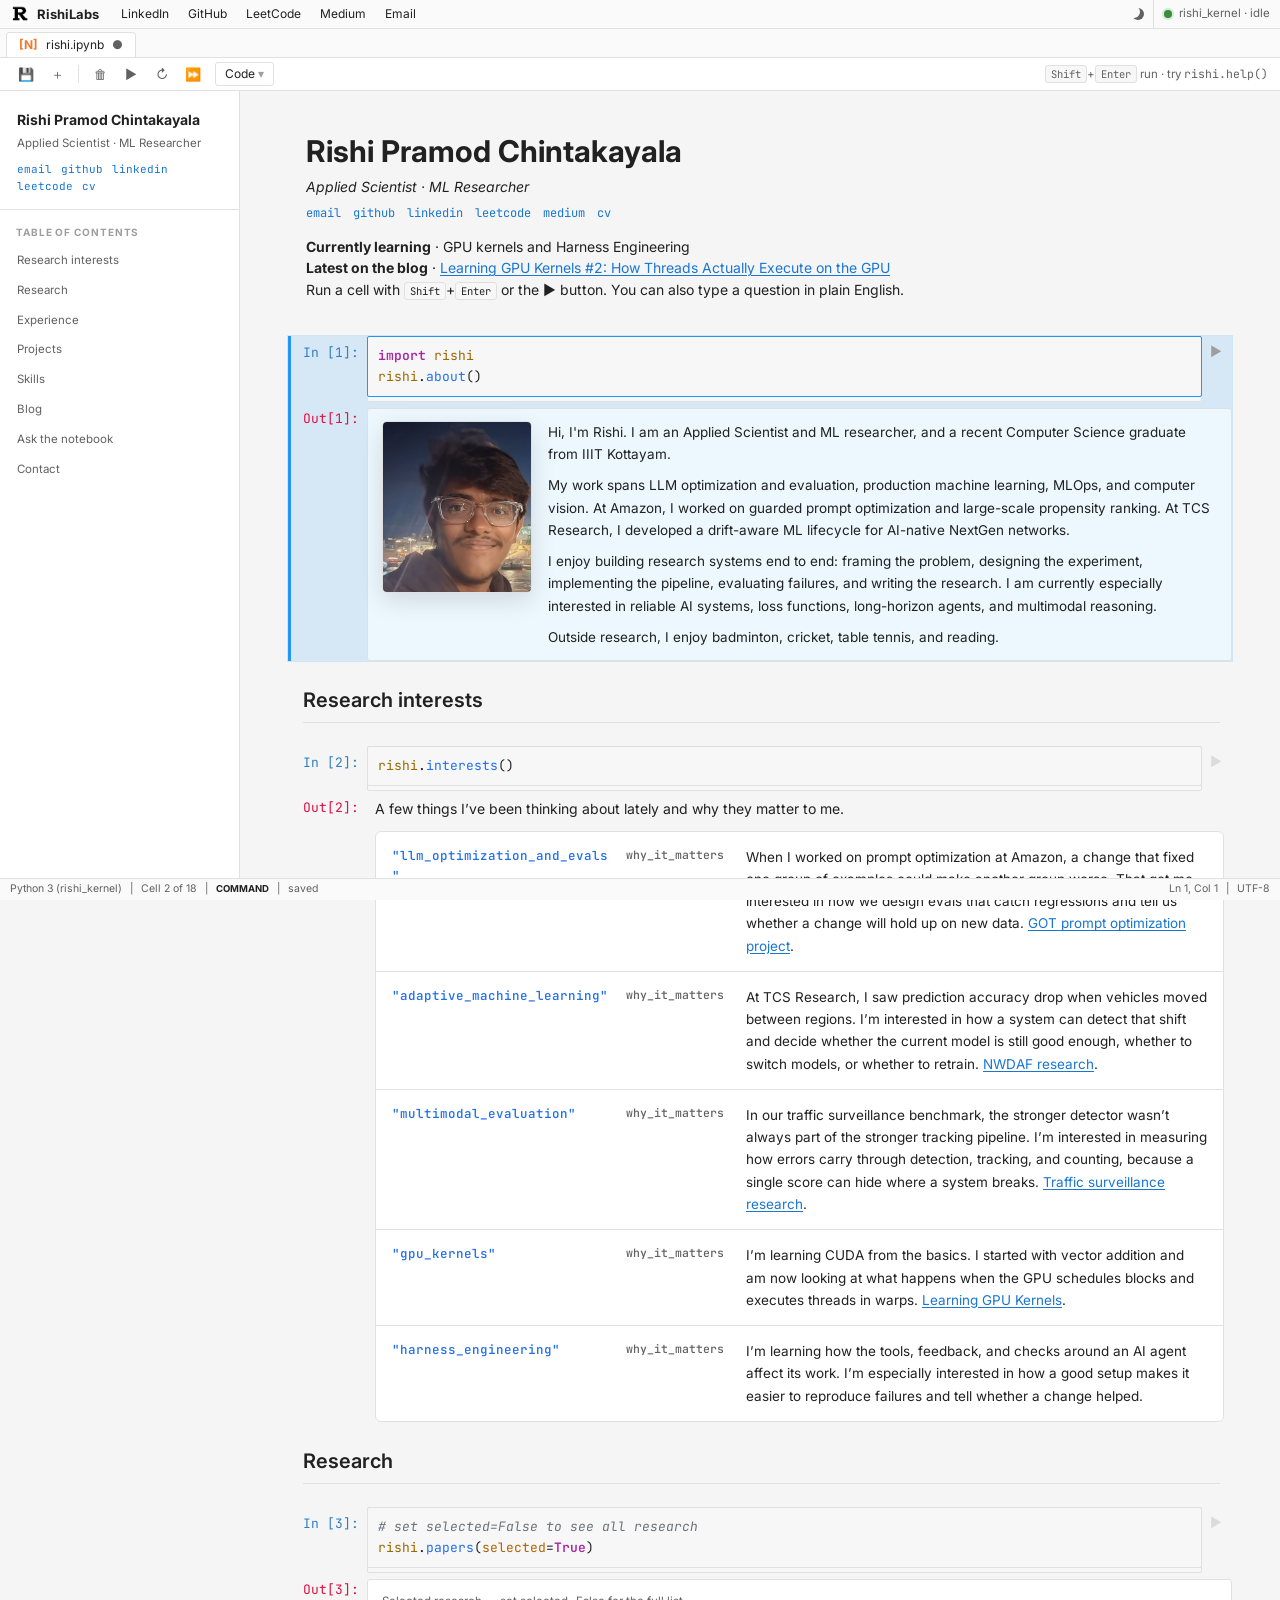
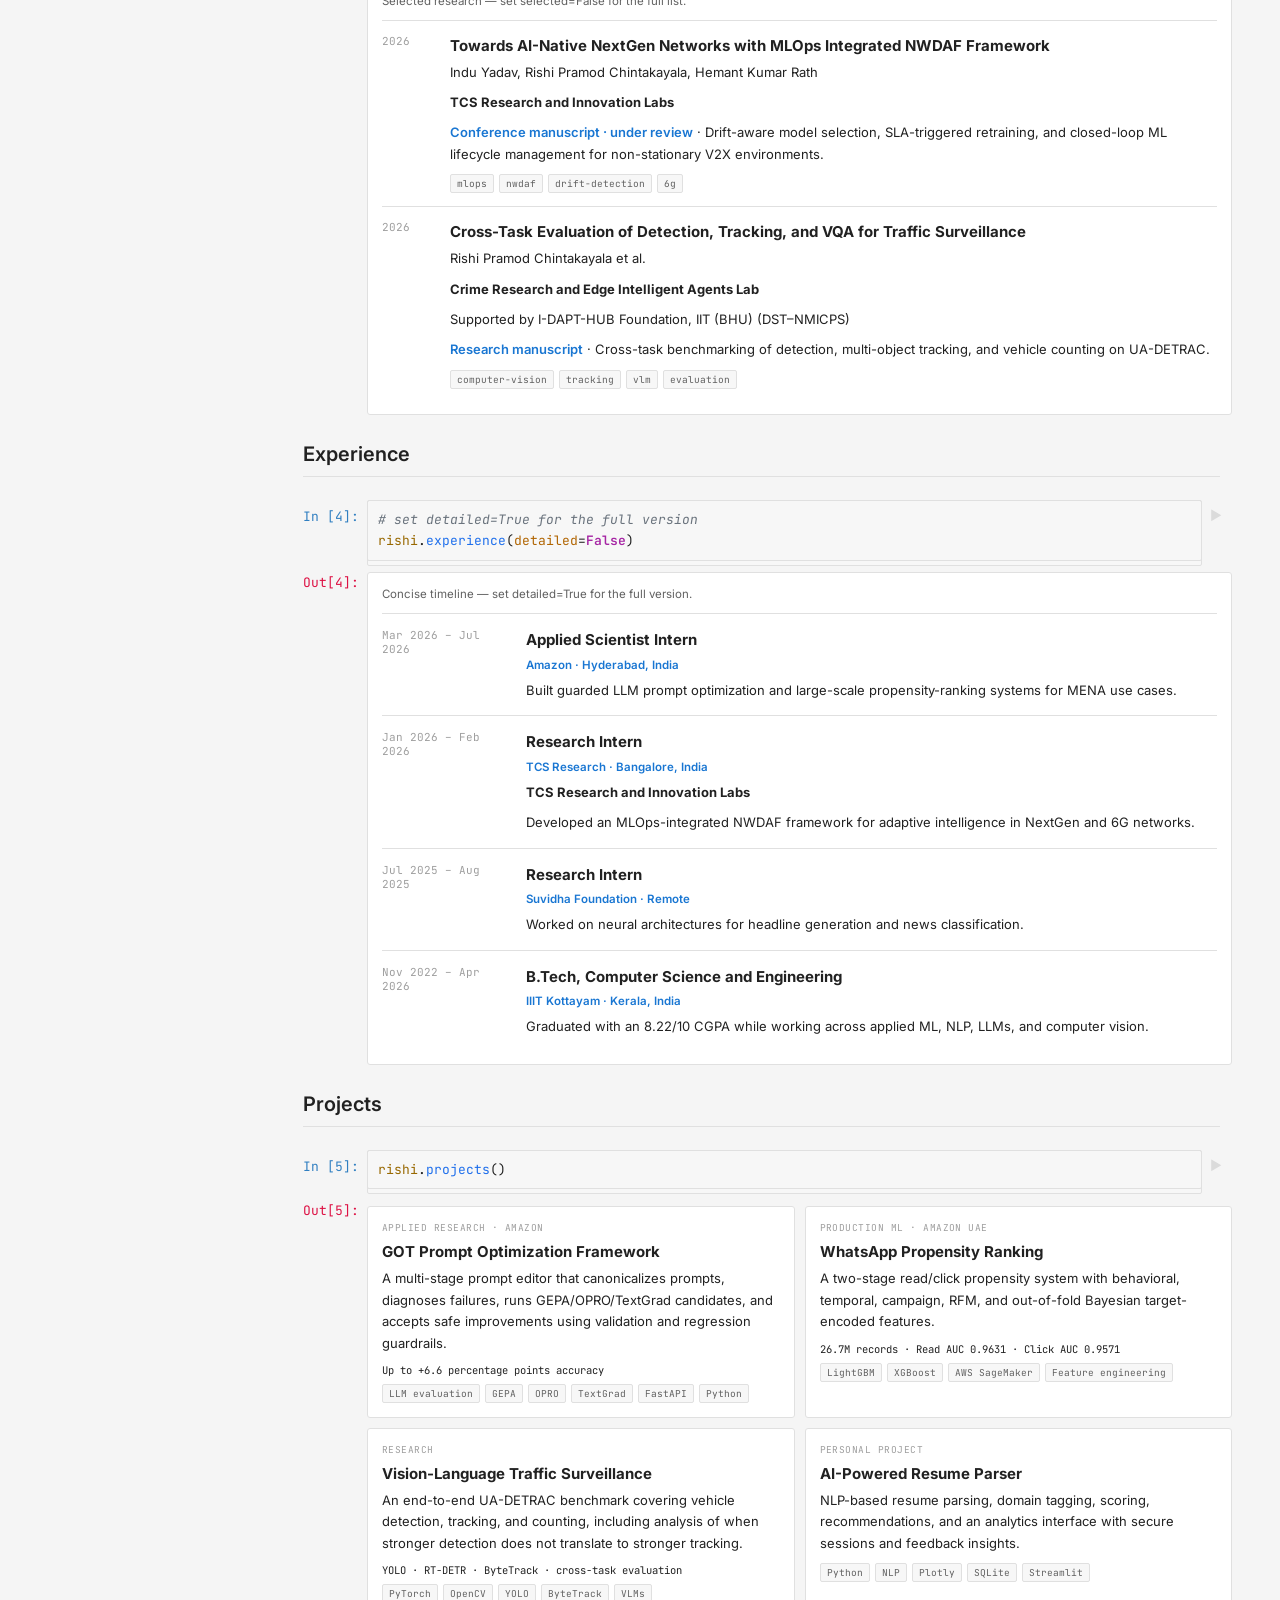
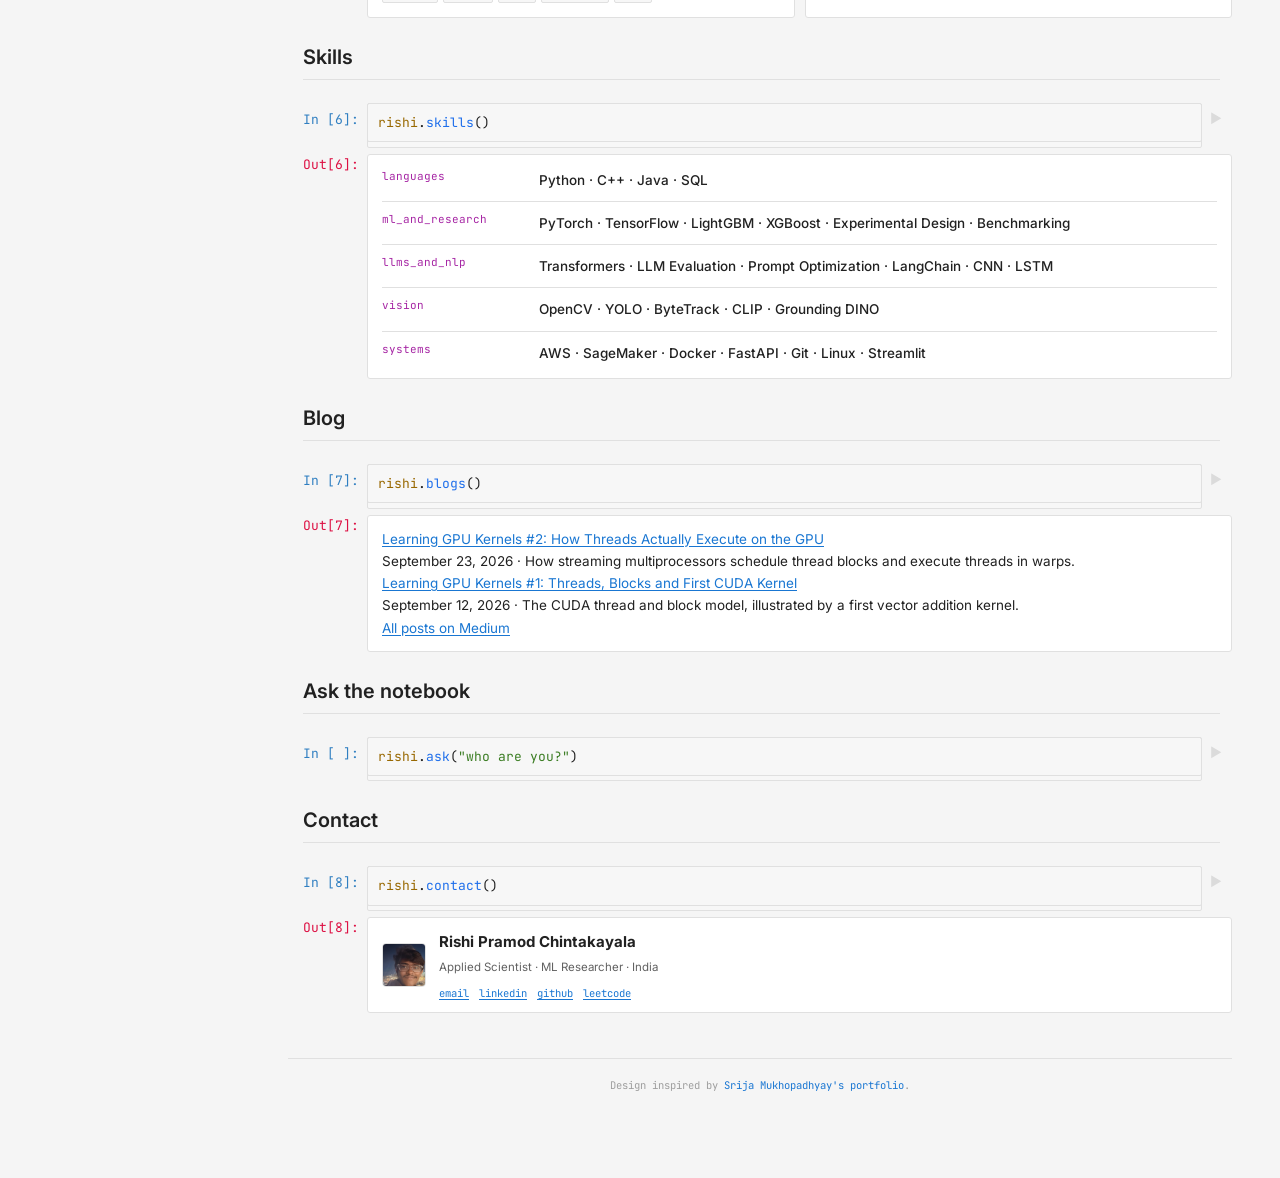
<file: index.html>
<!DOCTYPE html><html lang="en"><head><meta charSet="utf-8"/><meta name="viewport" content="width=device-width, initial-scale=1"/><link rel="preload" as="image" href="/rishi-profile.png"/><link rel="stylesheet" href="/_next/static/chunks/0tyhim5yoghin.css" data-precedence="next"/><link rel="preload" as="script" fetchPriority="low" href="/_next/static/chunks/11qk_vpw_zwkf.js"/><script src="/_next/static/chunks/0dgq26a5_oy.a.js" async=""></script><script src="/_next/static/chunks/10u3y4bw1ayzs.js" async=""></script><script src="/_next/static/chunks/06.8ksq1x9s18.js" async=""></script><script src="/_next/static/chunks/turbopack-0rl0eh4kpra5c.js" async=""></script><script src="/_next/static/chunks/01xlw8hd842-c.js" async=""></script><script src="/_next/static/chunks/0d3shmwh5_nmn.js" async=""></script><script src="/_next/static/chunks/0e0-ktiji38b_.js" async=""></script><script src="/_next/static/chunks/0elhxa33ycs18.js" async=""></script><title>Rishi Pramod — Research Portfolio</title><meta name="description" content="Applied Scientist and ML researcher working on LLM optimization, reliable machine learning, MLOps, and computer vision."/><meta property="og:title" content="Rishi Pramod — Research Portfolio"/><meta property="og:description" content="Applied Scientist · ML Researcher"/><meta property="og:image" content="https://rishipramod.github.io/og.png"/><meta property="og:type" content="website"/><meta name="twitter:card" content="summary_large_image"/><meta name="twitter:title" content="Rishi Pramod — Research Portfolio"/><meta name="twitter:description" content="Applied Scientist · ML Researcher"/><meta name="twitter:image" content="https://rishipramod.github.io/og.png"/><link rel="shortcut icon" href="/favicon.svg?v=r"/><link rel="icon" href="/favicon.svg?v=r"/><script src="/_next/static/chunks/03~yq9q893hmn.js" noModule=""></script></head><body><div hidden=""><!--$--><!--/$--></div><div class="portfolio" data-theme="light"><header class="menubar"><div class="app-name"><img alt="" loading="lazy" width="20" height="20" decoding="async" data-nimg="1" class="brand-logo" style="color:transparent" src="/favicon.svg?v=r"/> RishiLabs</div><a href="https://www.linkedin.com/in/rishi-pramod-a5a5a72aa" target="_blank" rel="noreferrer">LinkedIn</a><a href="https://github.com/RishiPramod" target="_blank" rel="noreferrer">GitHub</a><a href="https://leetcode.com/u/RishiPramod/" target="_blank" rel="noreferrer">LeetCode</a><a href="https://medium.com/@rishipramodc">Medium</a><a href="mailto:rishipramodc@gmail.com">Email</a><span class="menu-spacer"></span><button class="theme-toggle" aria-label="Toggle color theme"><span></span></button><div class="kernel "><i></i> rishi_kernel · <!-- -->idle</div></header><div class="tabbar"><div class="tab"><b>[N]</b> rishi.ipynb <span>●</span></div></div><div class="toolbar" aria-label="Notebook controls"><button title="Save notebook state">💾</button><button title="Add code cell">＋</button><span class="toolbar-separator"></span><button title="Delete selected cell">🗑</button><button title="Run selected cell">▶</button><button title="Restart kernel">↻</button><button title="Run all cells">⏩</button><div class="cell-type">Code <span>▾</span></div><span class="toolbar-spacer"></span><div class="shortcut-hint"><kbd>Shift</kbd>+<kbd>Enter</kbd> run · try <code>rishi.help()</code></div></div><div class="workspace"><aside class="sidebar"><div class="identity-card"><div class="identity-name">Rishi Pramod Chintakayala</div><div class="identity-role">Applied Scientist · ML Researcher</div><div class="identity-links"><a href="mailto:rishipramodc@gmail.com">email</a><a href="https://github.com/RishiPramod" target="_blank" rel="noreferrer">github</a><a href="https://www.linkedin.com/in/rishi-pramod-a5a5a72aa" target="_blank" rel="noreferrer">linkedin</a><a href="https://leetcode.com/u/RishiPramod/" target="_blank" rel="noreferrer">leetcode</a><a href="/resume/" target="_blank">cv</a></div></div><div class="sidebar-heading">Table of Contents</div><nav class="toc"><a href="#cell-3">Research interests</a><a href="#cell-5">Research</a><a href="#cell-7">Experience</a><a href="#cell-9">Projects</a><a href="#cell-11">Skills</a><a href="#cell-17">Blog</a><a href="#cell-13">Ask the notebook</a><a href="#cell-15">Contact</a></nav></aside><main class="notebook"><div class="notebook-inner"><section class="cell  markdown" id="cell-1"><div class="intro-cell"><div class="intro-copy"><h1>Rishi Pramod Chintakayala</h1><p class="intro-role"><em>Applied Scientist · ML Researcher</em></p><div class="intro-links"><a href="mailto:rishipramodc@gmail.com">email</a><a href="https://github.com/RishiPramod" target="_blank" rel="noreferrer">github</a><a href="https://www.linkedin.com/in/rishi-pramod-a5a5a72aa" target="_blank" rel="noreferrer">linkedin</a><a href="https://leetcode.com/u/RishiPramod/" target="_blank" rel="noreferrer">leetcode</a><a href="https://medium.com/@rishipramodc">medium</a><a href="/resume/" target="_blank">cv</a></div><p><strong>Currently learning</strong> · <!-- -->GPU kernels and Harness Engineering</p><p><strong>Latest on the blog</strong> · <a href="https://medium.com/@rishipramodc/learning-gpu-kernels-2-how-threads-actually-execute-on-the-gpu-055e2f4b6699">Learning GPU Kernels #2: How Threads Actually Execute on the GPU</a></p><p>Run a cell with <kbd>Shift</kbd>+<kbd>Enter</kbd> or the ▶ button. You can also type a question in plain English.</p></div></div></section><section class="cell selected code" id="cell-2"><div class="input-row"><div class="prompt">In [<!-- -->1<!-- -->]:</div><div class="code-editor"><pre class="syntax-layer" aria-hidden="true"><span class="syntax-keyword">import</span> <span class="syntax-module">rishi</span>
<span class="syntax-module">rishi</span>.<span class="syntax-function">about</span>()<!-- -->
</pre><textarea id="code-cell-2" aria-label="Code cell 2" spellCheck="false" rows="2">import rishi
rishi.about()</textarea></div><button class="cell-run" aria-label="Run cell">▶</button></div><div class="output-row"><div class="prompt out">Out[<!-- -->1<!-- -->]:</div><div class="about-output output-card"><img alt="Rishi Pramod" width="150" height="172" decoding="async" data-nimg="1" class="profile-photo" style="color:transparent" src="/rishi-profile.png"/><div><p>Hi, I&#x27;m Rishi. I am an Applied Scientist and ML researcher, and a recent Computer Science graduate from IIIT Kottayam.</p><p>My work spans LLM optimization and evaluation, production machine learning, MLOps, and computer vision. At Amazon, I worked on guarded prompt optimization and large-scale propensity ranking. At TCS Research, I developed a drift-aware ML lifecycle for AI-native NextGen networks.</p><p>I enjoy building research systems end to end: framing the problem, designing the experiment, implementing the pipeline, evaluating failures, and writing the research. I am currently especially interested in reliable AI systems, loss functions, long-horizon agents, and multimodal reasoning.</p><p>Outside research, I enjoy badminton, cricket, table tennis, and reading.</p></div></div></div></section><section class="cell  markdown" id="cell-3"><h2>Research interests</h2></section><section class="cell  code" id="cell-4"><div class="input-row"><div class="prompt">In [<!-- -->2<!-- -->]:</div><div class="code-editor"><pre class="syntax-layer" aria-hidden="true"><span class="syntax-module">rishi</span>.<span class="syntax-function">interests</span>()<!-- -->
</pre><textarea id="code-cell-4" aria-label="Code cell 4" spellCheck="false" rows="1">rishi.interests()</textarea></div><button class="cell-run" aria-label="Run cell">▶</button></div><div class="output-row"><div class="prompt out">Out[<!-- -->2<!-- -->]:</div><div class="interests-output"><p class="interest-note">A few things I’ve been thinking about lately and why they matter to me.</p><dl class="interest-list"><div class="interest-row"><dt>&quot;<!-- -->llm_optimization_and_evals<!-- -->&quot;</dt><dd><span class="interest-label">why_it_matters</span><p>When I worked on prompt optimization at Amazon, a change that fixed one group of examples could make another group worse. That got me interested in how we design evals that catch regressions and tell us whether a change will hold up on new data.<!-- --> <a href="#cell-9">GOT prompt optimization project</a>.</p></dd></div><div class="interest-row"><dt>&quot;<!-- -->adaptive_machine_learning<!-- -->&quot;</dt><dd><span class="interest-label">why_it_matters</span><p>At TCS Research, I saw prediction accuracy drop when vehicles moved between regions. I’m interested in how a system can detect that shift and decide whether the current model is still good enough, whether to switch models, or whether to retrain.<!-- --> <a href="#cell-5">NWDAF research</a>.</p></dd></div><div class="interest-row"><dt>&quot;<!-- -->multimodal_evaluation<!-- -->&quot;</dt><dd><span class="interest-label">why_it_matters</span><p>In our traffic surveillance benchmark, the stronger detector wasn’t always part of the stronger tracking pipeline. I’m interested in measuring how errors carry through detection, tracking, and counting, because a single score can hide where a system breaks.<!-- --> <a href="#cell-5">Traffic surveillance research</a>.</p></dd></div><div class="interest-row"><dt>&quot;<!-- -->gpu_kernels<!-- -->&quot;</dt><dd><span class="interest-label">why_it_matters</span><p>I’m learning CUDA from the basics. I started with vector addition and am now looking at what happens when the GPU schedules blocks and executes threads in warps.<!-- --> <a href="https://medium.com/@rishipramodc/learning-gpu-kernels-2-how-threads-actually-execute-on-the-gpu-055e2f4b6699">Learning GPU Kernels</a>.</p></dd></div><div class="interest-row"><dt>&quot;<!-- -->harness_engineering<!-- -->&quot;</dt><dd><span class="interest-label">why_it_matters</span><p>I’m learning how the tools, feedback, and checks around an AI agent affect its work. I’m especially interested in how a good setup makes it easier to reproduce failures and tell whether a change helped.</p></dd></div></dl></div></div></section><section class="cell  markdown" id="cell-5"><h2>Research</h2></section><section class="cell  code" id="cell-6"><div class="input-row"><div class="prompt">In [<!-- -->3<!-- -->]:</div><div class="code-editor"><pre class="syntax-layer" aria-hidden="true"><span class="syntax-comment"># set selected=False to see all research</span>
<span class="syntax-module">rishi</span>.<span class="syntax-function">papers</span>(<span class="syntax-parameter">selected</span>=<span class="syntax-keyword">True</span>)<!-- -->
</pre><textarea id="code-cell-6" aria-label="Code cell 6" spellCheck="false" rows="2"># set selected=False to see all research
rishi.papers(selected=True)</textarea></div><button class="cell-run" aria-label="Run cell">▶</button></div><div class="output-row"><div class="prompt out">Out[<!-- -->3<!-- -->]:</div><div class="output-card"><p class="output-note">Selected research — set selected=False for the full list.</p><div class="paper-list"><article class="paper"><div class="paper-year">2026</div><div><h3>Towards AI-Native NextGen Networks with MLOps Integrated NWDAF Framework</h3><p class="authors">Indu Yadav, Rishi Pramod Chintakayala, Hemant Kumar Rath</p><p><strong>TCS Research and Innovation Labs</strong></p><p><span class="venue">Conference manuscript · under review</span> · Drift-aware model selection, SLA-triggered retraining, and closed-loop ML lifecycle management for non-stationary V2X environments.</p><div class="tags"><span>mlops</span><span>nwdaf</span><span>drift-detection</span><span>6g</span></div></div></article><article class="paper"><div class="paper-year">2026</div><div><h3>Cross-Task Evaluation of Detection, Tracking, and VQA for Traffic Surveillance</h3><p class="authors">Rishi Pramod Chintakayala et al.</p><p><strong>Crime Research and Edge Intelligent Agents Lab</strong></p><p>Supported by I-DAPT-HUB Foundation, IIT (BHU) (DST–NMICPS)</p><p><span class="venue">Research manuscript</span> · Cross-task benchmarking of detection, multi-object tracking, and vehicle counting on UA-DETRAC.</p><div class="tags"><span>computer-vision</span><span>tracking</span><span>vlm</span><span>evaluation</span></div></div></article></div></div></div></section><section class="cell  markdown" id="cell-7"><h2>Experience</h2></section><section class="cell  code" id="cell-8"><div class="input-row"><div class="prompt">In [<!-- -->4<!-- -->]:</div><div class="code-editor"><pre class="syntax-layer" aria-hidden="true"><span class="syntax-comment"># set detailed=True for the full version</span>
<span class="syntax-module">rishi</span>.<span class="syntax-function">experience</span>(<span class="syntax-parameter">detailed</span>=<span class="syntax-keyword">False</span>)<!-- -->
</pre><textarea id="code-cell-8" aria-label="Code cell 8" spellCheck="false" rows="2"># set detailed=True for the full version
rishi.experience(detailed=False)</textarea></div><button class="cell-run" aria-label="Run cell">▶</button></div><div class="output-row"><div class="prompt out">Out[<!-- -->4<!-- -->]:</div><div class="output-card"><p class="output-note">Concise timeline — set detailed=True for the full version.</p><div class="timeline"><article class="experience"><div class="when">Mar 2026 – Jul 2026</div><div class="experience-body"><h3>Applied Scientist Intern</h3><div class="organization">Amazon<!-- --> · <!-- -->Hyderabad, India</div><p>Built guarded LLM prompt optimization and large-scale propensity-ranking systems for MENA use cases.</p></div></article><article class="experience"><div class="when">Jan 2026 – Feb 2026</div><div class="experience-body"><h3>Research Intern</h3><div class="organization">TCS Research<!-- --> · <!-- -->Bangalore, India</div><p><strong>TCS Research and Innovation Labs</strong></p><p>Developed an MLOps-integrated NWDAF framework for adaptive intelligence in NextGen and 6G networks.</p></div></article><article class="experience"><div class="when">Jul 2025 – Aug 2025</div><div class="experience-body"><h3>Research Intern</h3><div class="organization">Suvidha Foundation<!-- --> · <!-- -->Remote</div><p>Worked on neural architectures for headline generation and news classification.</p></div></article><article class="experience"><div class="when">Nov 2022 – Apr 2026</div><div class="experience-body"><h3>B.Tech, Computer Science and Engineering</h3><div class="organization">IIIT Kottayam<!-- --> · <!-- -->Kerala, India</div><p>Graduated with an 8.22/10 CGPA while working across applied ML, NLP, LLMs, and computer vision.</p></div></article></div></div></div></section><section class="cell  markdown" id="cell-9"><h2>Projects</h2></section><section class="cell  code" id="cell-10"><div class="input-row"><div class="prompt">In [<!-- -->5<!-- -->]:</div><div class="code-editor"><pre class="syntax-layer" aria-hidden="true"><span class="syntax-module">rishi</span>.<span class="syntax-function">projects</span>()<!-- -->
</pre><textarea id="code-cell-10" aria-label="Code cell 10" spellCheck="false" rows="1">rishi.projects()</textarea></div><button class="cell-run" aria-label="Run cell">▶</button></div><div class="output-row"><div class="prompt out">Out[<!-- -->5<!-- -->]:</div><div class="output-card project-grid"><article class="project"><div class="project-type">Applied research · Amazon</div><h3>GOT Prompt Optimization Framework</h3><p>A multi-stage prompt editor that canonicalizes prompts, diagnoses failures, runs GEPA/OPRO/TextGrad candidates, and accepts safe improvements using validation and regression guardrails.</p><div class="metric">Up to +6.6 percentage points accuracy</div><div class="tags"><span>LLM evaluation</span><span>GEPA</span><span>OPRO</span><span>TextGrad</span><span>FastAPI</span><span>Python</span></div></article><article class="project"><div class="project-type">Production ML · Amazon UAE</div><h3>WhatsApp Propensity Ranking</h3><p>A two-stage read/click propensity system with behavioral, temporal, campaign, RFM, and out-of-fold Bayesian target-encoded features.</p><div class="metric">26.7M records · Read AUC 0.9631 · Click AUC 0.9571</div><div class="tags"><span>LightGBM</span><span>XGBoost</span><span>AWS SageMaker</span><span>Feature engineering</span></div></article><article class="project"><div class="project-type">Research</div><h3>Vision-Language Traffic Surveillance</h3><p>An end-to-end UA-DETRAC benchmark covering vehicle detection, tracking, and counting, including analysis of when stronger detection does not translate to stronger tracking.</p><div class="metric">YOLO · RT-DETR · ByteTrack · cross-task evaluation</div><div class="tags"><span>PyTorch</span><span>OpenCV</span><span>YOLO</span><span>ByteTrack</span><span>VLMs</span></div></article><article class="project"><div class="project-type">Personal project</div><h3>AI-Powered Resume Parser</h3><p>NLP-based resume parsing, domain tagging, scoring, recommendations, and an analytics interface with secure sessions and feedback insights.</p><div class="tags"><span>Python</span><span>NLP</span><span>Plotly</span><span>SQLite</span><span>Streamlit</span></div></article></div></div></section><section class="cell  markdown" id="cell-11"><h2>Skills</h2></section><section class="cell  code" id="cell-12"><div class="input-row"><div class="prompt">In [<!-- -->6<!-- -->]:</div><div class="code-editor"><pre class="syntax-layer" aria-hidden="true"><span class="syntax-module">rishi</span>.<span class="syntax-function">skills</span>()<!-- -->
</pre><textarea id="code-cell-12" aria-label="Code cell 12" spellCheck="false" rows="1">rishi.skills()</textarea></div><button class="cell-run" aria-label="Run cell">▶</button></div><div class="output-row"><div class="prompt out">Out[<!-- -->6<!-- -->]:</div><div class="output-card skills-output"><div class="skill-row"><span>languages</span><strong>Python · C++ · Java · SQL</strong></div><div class="skill-row"><span>ml_and_research</span><strong>PyTorch · TensorFlow · LightGBM · XGBoost · Experimental Design · Benchmarking</strong></div><div class="skill-row"><span>llms_and_nlp</span><strong>Transformers · LLM Evaluation · Prompt Optimization · LangChain · CNN · LSTM</strong></div><div class="skill-row"><span>vision</span><strong>OpenCV · YOLO · ByteTrack · CLIP · Grounding DINO</strong></div><div class="skill-row"><span>systems</span><strong>AWS · SageMaker · Docker · FastAPI · Git · Linux · Streamlit</strong></div></div></div></section><section class="cell  markdown" id="cell-17"><h2>Blog</h2></section><section class="cell  code" id="cell-18"><div class="input-row"><div class="prompt">In [<!-- -->7<!-- -->]:</div><div class="code-editor"><pre class="syntax-layer" aria-hidden="true"><span class="syntax-module">rishi</span>.<span class="syntax-function">blogs</span>()<!-- -->
</pre><textarea id="code-cell-18" aria-label="Code cell 14" spellCheck="false" rows="1">rishi.blogs()</textarea></div><button class="cell-run" aria-label="Run cell">▶</button></div><div class="output-row"><div class="prompt out">Out[<!-- -->7<!-- -->]:</div><div class="output-card"><div class="paper-list"><article><h3><a href="https://medium.com/@rishipramodc/learning-gpu-kernels-2-how-threads-actually-execute-on-the-gpu-055e2f4b6699">Learning GPU Kernels #2: How Threads Actually Execute on the GPU</a></h3><p>September 23, 2026<!-- --> · <!-- -->How streaming multiprocessors schedule thread blocks and execute threads in warps.</p></article><article><h3><a href="https://medium.com/@rishipramodc/learning-gpu-kernels-1-threads-blocks-and-first-cuda-kernel-d0a64dcd16e5">Learning GPU Kernels #1: Threads, Blocks and First CUDA Kernel</a></h3><p>September 12, 2026<!-- --> · <!-- -->The CUDA thread and block model, illustrated by a first vector addition kernel.</p></article></div><p><a href="https://medium.com/@rishipramodc">All posts on Medium</a></p></div></div></section><section class="cell  markdown" id="cell-13"><h2>Ask the notebook</h2></section><section class="cell  code" id="cell-14"><div class="input-row"><div class="prompt">In [<!-- --> <!-- -->]:</div><div class="code-editor"><pre class="syntax-layer" aria-hidden="true"><span class="syntax-module">rishi</span>.<span class="syntax-function">ask</span>(<span class="syntax-string">&quot;who are you?&quot;</span>)<!-- -->
</pre><textarea id="code-cell-14" aria-label="Code cell 16" spellCheck="false" rows="1">rishi.ask(&quot;who are you?&quot;)</textarea></div><button class="cell-run" aria-label="Run cell">▶</button></div></section><section class="cell  markdown" id="cell-15"><h2>Contact</h2></section><section class="cell  code" id="cell-16"><div class="input-row"><div class="prompt">In [<!-- -->8<!-- -->]:</div><div class="code-editor"><pre class="syntax-layer" aria-hidden="true"><span class="syntax-module">rishi</span>.<span class="syntax-function">contact</span>()<!-- -->
</pre><textarea id="code-cell-16" aria-label="Code cell 18" spellCheck="false" rows="1">rishi.contact()</textarea></div><button class="cell-run" aria-label="Run cell">▶</button></div><div class="output-row"><div class="prompt out">Out[<!-- -->8<!-- -->]:</div><div class="output-card contact-output"><img alt="Rishi Pramod" loading="lazy" width="44" height="44" decoding="async" data-nimg="1" class="contact-avatar" style="color:transparent" src="/rishi-profile.png"/><div><h3>Rishi Pramod Chintakayala</h3><p>Applied Scientist · ML Researcher<!-- --> · <!-- -->India</p><div class="contact-links"><a href="mailto:rishipramodc@gmail.com">email</a><a href="https://www.linkedin.com/in/rishi-pramod-a5a5a72aa" target="_blank" rel="noreferrer">linkedin</a><a href="https://github.com/RishiPramod" target="_blank" rel="noreferrer">github</a><a href="https://leetcode.com/u/RishiPramod/" target="_blank" rel="noreferrer">leetcode</a></div></div></div></div></section><footer class="site-credit">Design inspired by <a href="https://sri-ja.github.io/" target="_blank" rel="noreferrer">Srija Mukhopadhyay&#x27;s portfolio</a>.</footer></div></main></div><footer class="statusbar"><span>Python 3 (rishi_kernel)</span><span>|</span><span>Cell <!-- -->2<!-- --> of <!-- -->18</span><span>|</span><strong>COMMAND</strong><span>|</span><span>saved</span><i></i><span>Ln 1, Col 1</span><span>|</span><span>UTF-8</span></footer></div><!--$--><!--/$--><script src="/_next/static/chunks/11qk_vpw_zwkf.js" id="_R_" async=""></script><script>(self.__next_f=self.__next_f||[]).push([0])</script><script>self.__next_f.push([1,"1:\"$Sreact.fragment\"\n2:I[39756,[\"/_next/static/chunks/01xlw8hd842-c.js\",\"/_next/static/chunks/0d3shmwh5_nmn.js\"],\"default\"]\n3:I[37457,[\"/_next/static/chunks/01xlw8hd842-c.js\",\"/_next/static/chunks/0d3shmwh5_nmn.js\"],\"default\"]\n4:I[81362,[\"/_next/static/chunks/01xlw8hd842-c.js\",\"/_next/static/chunks/0d3shmwh5_nmn.js\",\"/_next/static/chunks/0e0-ktiji38b_.js\",\"/_next/static/chunks/0elhxa33ycs18.js\"],\"default\"]\n5:I[97367,[\"/_next/static/chunks/01xlw8hd842-c.js\",\"/_next/static/chunks/0d3shmwh5_nmn.js\"],\"OutletBoundary\"]\n6:\"$Sreact.suspense\"\n8:I[97367,[\"/_next/static/chunks/01xlw8hd842-c.js\",\"/_next/static/chunks/0d3shmwh5_nmn.js\"],\"ViewportBoundary\"]\na:I[97367,[\"/_next/static/chunks/01xlw8hd842-c.js\",\"/_next/static/chunks/0d3shmwh5_nmn.js\"],\"MetadataBoundary\"]\nc:I[68027,[\"/_next/static/chunks/01xlw8hd842-c.js\",\"/_next/static/chunks/0d3shmwh5_nmn.js\"],\"default\",1]\n:HL[\"/_next/static/chunks/0tyhim5yoghin.css\",\"style\"]\n"])</script><script>self.__next_f.push([1,"0:{\"P\":null,\"c\":[\"\",\"\"],\"q\":\"\",\"i\":false,\"f\":[[[\"\",{\"children\":[\"__PAGE__\",{}]},\"$undefined\",\"$undefined\",16],[[\"$\",\"$1\",\"c\",{\"children\":[[[\"$\",\"link\",\"0\",{\"rel\":\"stylesheet\",\"href\":\"/_next/static/chunks/0tyhim5yoghin.css\",\"precedence\":\"next\",\"crossOrigin\":\"$undefined\",\"nonce\":\"$undefined\"}],[\"$\",\"script\",\"script-0\",{\"src\":\"/_next/static/chunks/01xlw8hd842-c.js\",\"async\":true,\"nonce\":\"$undefined\"}],[\"$\",\"script\",\"script-1\",{\"src\":\"/_next/static/chunks/0d3shmwh5_nmn.js\",\"async\":true,\"nonce\":\"$undefined\"}]],[\"$\",\"html\",null,{\"lang\":\"en\",\"children\":[\"$\",\"body\",null,{\"children\":[\"$\",\"$L2\",null,{\"parallelRouterKey\":\"children\",\"error\":\"$undefined\",\"errorStyles\":\"$undefined\",\"errorScripts\":\"$undefined\",\"template\":[\"$\",\"$L3\",null,{}],\"templateStyles\":\"$undefined\",\"templateScripts\":\"$undefined\",\"notFound\":[[[\"$\",\"title\",null,{\"children\":\"404: This page could not be found.\"}],[\"$\",\"div\",null,{\"style\":{\"fontFamily\":\"system-ui,\\\"Segoe UI\\\",Roboto,Helvetica,Arial,sans-serif,\\\"Apple Color Emoji\\\",\\\"Segoe UI Emoji\\\"\",\"height\":\"100vh\",\"textAlign\":\"center\",\"display\":\"flex\",\"flexDirection\":\"column\",\"alignItems\":\"center\",\"justifyContent\":\"center\"},\"children\":[\"$\",\"div\",null,{\"children\":[[\"$\",\"style\",null,{\"dangerouslySetInnerHTML\":{\"__html\":\"body{color:#000;background:#fff;margin:0}.next-error-h1{border-right:1px solid rgba(0,0,0,.3)}@media (prefers-color-scheme:dark){body{color:#fff;background:#000}.next-error-h1{border-right:1px solid rgba(255,255,255,.3)}}\"}}],[\"$\",\"h1\",null,{\"className\":\"next-error-h1\",\"style\":{\"display\":\"inline-block\",\"margin\":\"0 20px 0 0\",\"padding\":\"0 23px 0 0\",\"fontSize\":24,\"fontWeight\":500,\"verticalAlign\":\"top\",\"lineHeight\":\"49px\"},\"children\":404}],[\"$\",\"div\",null,{\"style\":{\"display\":\"inline-block\"},\"children\":[\"$\",\"h2\",null,{\"style\":{\"fontSize\":14,\"fontWeight\":400,\"lineHeight\":\"49px\",\"margin\":0},\"children\":\"This page could not be found.\"}]}]]}]}]],[]],\"forbidden\":\"$undefined\",\"unauthorized\":\"$undefined\"}]}]}]]}],{\"children\":[[\"$\",\"$1\",\"c\",{\"children\":[[\"$\",\"$L4\",null,{}],[[\"$\",\"script\",\"script-0\",{\"src\":\"/_next/static/chunks/0e0-ktiji38b_.js\",\"async\":true,\"nonce\":\"$undefined\"}],[\"$\",\"script\",\"script-1\",{\"src\":\"/_next/static/chunks/0elhxa33ycs18.js\",\"async\":true,\"nonce\":\"$undefined\"}]],[\"$\",\"$L5\",null,{\"children\":[\"$\",\"$6\",null,{\"name\":\"Next.MetadataOutlet\",\"children\":\"$@7\"}]}]]}],{},null,false,null]},null,false,null],[\"$\",\"$1\",\"h\",{\"children\":[null,[\"$\",\"$L8\",null,{\"children\":\"$L9\"}],[\"$\",\"div\",null,{\"hidden\":true,\"children\":[\"$\",\"$La\",null,{\"children\":[\"$\",\"$6\",null,{\"name\":\"Next.Metadata\",\"children\":\"$Lb\"}]}]}],null]}],false]],\"m\":\"$undefined\",\"G\":[\"$c\",[[\"$\",\"link\",\"0\",{\"rel\":\"stylesheet\",\"href\":\"/_next/static/chunks/0tyhim5yoghin.css\",\"precedence\":\"next\",\"crossOrigin\":\"$undefined\",\"nonce\":\"$undefined\"}]]],\"S\":true,\"h\":null,\"s\":\"$undefined\",\"l\":\"$undefined\",\"p\":\"$undefined\",\"d\":\"$undefined\",\"b\":\"OxLy_rVjnVRI6EiA4PhiE\"}\n"])</script><script>self.__next_f.push([1,"9:[[\"$\",\"meta\",\"0\",{\"charSet\":\"utf-8\"}],[\"$\",\"meta\",\"1\",{\"name\":\"viewport\",\"content\":\"width=device-width, initial-scale=1\"}]]\n"])</script><script>self.__next_f.push([1,"d:I[27201,[\"/_next/static/chunks/01xlw8hd842-c.js\",\"/_next/static/chunks/0d3shmwh5_nmn.js\"],\"IconMark\"]\n7:null\nb:[[\"$\",\"title\",\"0\",{\"children\":\"Rishi Pramod — Research Portfolio\"}],[\"$\",\"meta\",\"1\",{\"name\":\"description\",\"content\":\"Applied Scientist and ML researcher working on LLM optimization, reliable machine learning, MLOps, and computer vision.\"}],[\"$\",\"meta\",\"2\",{\"property\":\"og:title\",\"content\":\"Rishi Pramod — Research Portfolio\"}],[\"$\",\"meta\",\"3\",{\"property\":\"og:description\",\"content\":\"Applied Scientist · ML Researcher\"}],[\"$\",\"meta\",\"4\",{\"property\":\"og:image\",\"content\":\"https://rishipramod.github.io/og.png\"}],[\"$\",\"meta\",\"5\",{\"property\":\"og:type\",\"content\":\"website\"}],[\"$\",\"meta\",\"6\",{\"name\":\"twitter:card\",\"content\":\"summary_large_image\"}],[\"$\",\"meta\",\"7\",{\"name\":\"twitter:title\",\"content\":\"Rishi Pramod — Research Portfolio\"}],[\"$\",\"meta\",\"8\",{\"name\":\"twitter:description\",\"content\":\"Applied Scientist · ML Researcher\"}],[\"$\",\"meta\",\"9\",{\"name\":\"twitter:image\",\"content\":\"https://rishipramod.github.io/og.png\"}],[\"$\",\"link\",\"10\",{\"rel\":\"shortcut icon\",\"href\":\"/favicon.svg?v=r\"}],[\"$\",\"link\",\"11\",{\"rel\":\"icon\",\"href\":\"/favicon.svg?v=r\"}],[\"$\",\"$Ld\",\"12\",{}]]\n"])</script></body></html>
</file>
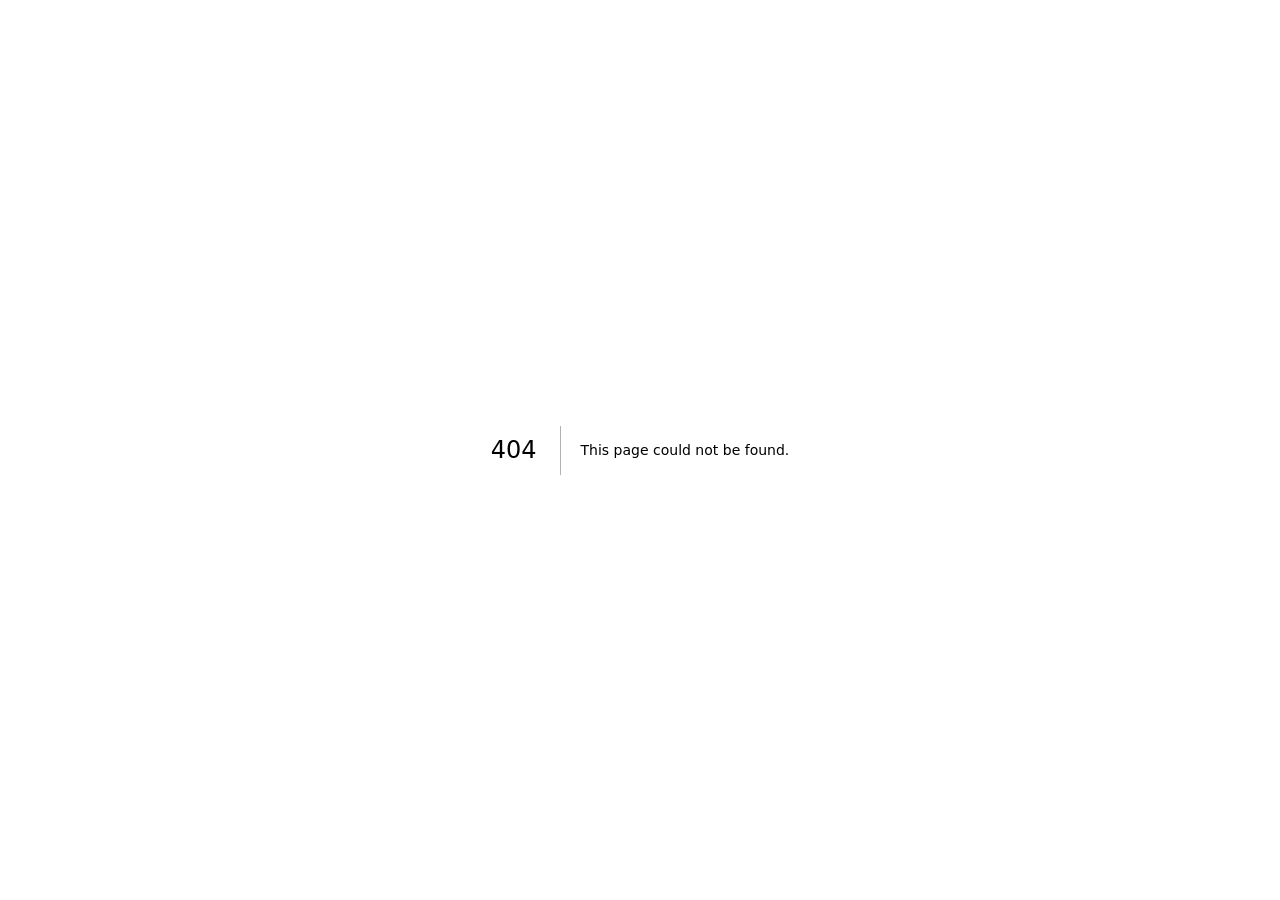
<file: 404/index.html>
<!DOCTYPE html><html lang="en"><head><meta charSet="utf-8"/><meta name="viewport" content="width=device-width, initial-scale=1"/><link rel="stylesheet" href="/_next/static/chunks/0tyhim5yoghin.css" data-precedence="next"/><link rel="preload" as="script" fetchPriority="low" href="/_next/static/chunks/11qk_vpw_zwkf.js"/><script src="/_next/static/chunks/0dgq26a5_oy.a.js" async=""></script><script src="/_next/static/chunks/10u3y4bw1ayzs.js" async=""></script><script src="/_next/static/chunks/06.8ksq1x9s18.js" async=""></script><script src="/_next/static/chunks/turbopack-0rl0eh4kpra5c.js" async=""></script><script src="/_next/static/chunks/01xlw8hd842-c.js" async=""></script><script src="/_next/static/chunks/0d3shmwh5_nmn.js" async=""></script><meta name="robots" content="noindex"/><title>404: This page could not be found.</title><title>Rishi Pramod — Research Portfolio</title><meta name="description" content="Applied Scientist and ML researcher working on LLM optimization, reliable machine learning, MLOps, and computer vision."/><meta property="og:title" content="Rishi Pramod — Research Portfolio"/><meta property="og:description" content="Applied Scientist · ML Researcher"/><meta property="og:image" content="https://rishipramod.github.io/og.png"/><meta property="og:type" content="website"/><meta name="twitter:card" content="summary_large_image"/><meta name="twitter:title" content="Rishi Pramod — Research Portfolio"/><meta name="twitter:description" content="Applied Scientist · ML Researcher"/><meta name="twitter:image" content="https://rishipramod.github.io/og.png"/><link rel="shortcut icon" href="/favicon.svg?v=r"/><link rel="icon" href="/favicon.svg?v=r"/><script src="/_next/static/chunks/03~yq9q893hmn.js" noModule=""></script></head><body><div hidden=""><!--$--><!--/$--></div><div style="font-family:system-ui,&quot;Segoe UI&quot;,Roboto,Helvetica,Arial,sans-serif,&quot;Apple Color Emoji&quot;,&quot;Segoe UI Emoji&quot;;height:100vh;text-align:center;display:flex;flex-direction:column;align-items:center;justify-content:center"><div><style>body{color:#000;background:#fff;margin:0}.next-error-h1{border-right:1px solid rgba(0,0,0,.3)}@media (prefers-color-scheme:dark){body{color:#fff;background:#000}.next-error-h1{border-right:1px solid rgba(255,255,255,.3)}}</style><h1 class="next-error-h1" style="display:inline-block;margin:0 20px 0 0;padding:0 23px 0 0;font-size:24px;font-weight:500;vertical-align:top;line-height:49px">404</h1><div style="display:inline-block"><h2 style="font-size:14px;font-weight:400;line-height:49px;margin:0">This page could not be found.</h2></div></div></div><!--$--><!--/$--><script src="/_next/static/chunks/11qk_vpw_zwkf.js" id="_R_" async=""></script><script>(self.__next_f=self.__next_f||[]).push([0])</script><script>self.__next_f.push([1,"1:\"$Sreact.fragment\"\n2:I[39756,[\"/_next/static/chunks/01xlw8hd842-c.js\",\"/_next/static/chunks/0d3shmwh5_nmn.js\"],\"default\"]\n3:I[37457,[\"/_next/static/chunks/01xlw8hd842-c.js\",\"/_next/static/chunks/0d3shmwh5_nmn.js\"],\"default\"]\n4:I[97367,[\"/_next/static/chunks/01xlw8hd842-c.js\",\"/_next/static/chunks/0d3shmwh5_nmn.js\"],\"OutletBoundary\"]\n5:\"$Sreact.suspense\"\n8:I[97367,[\"/_next/static/chunks/01xlw8hd842-c.js\",\"/_next/static/chunks/0d3shmwh5_nmn.js\"],\"ViewportBoundary\"]\na:I[97367,[\"/_next/static/chunks/01xlw8hd842-c.js\",\"/_next/static/chunks/0d3shmwh5_nmn.js\"],\"MetadataBoundary\"]\nc:I[68027,[\"/_next/static/chunks/01xlw8hd842-c.js\",\"/_next/static/chunks/0d3shmwh5_nmn.js\"],\"default\",1]\n:HL[\"/_next/static/chunks/0tyhim5yoghin.css\",\"style\"]\n"])</script><script>self.__next_f.push([1,"0:{\"P\":null,\"c\":[\"\",\"_not-found\",\"\"],\"q\":\"\",\"i\":false,\"f\":[[[\"\",{\"children\":[\"/_not-found\",{\"children\":[\"__PAGE__\",{}]}]},\"$undefined\",\"$undefined\",16],[[\"$\",\"$1\",\"c\",{\"children\":[[[\"$\",\"link\",\"0\",{\"rel\":\"stylesheet\",\"href\":\"/_next/static/chunks/0tyhim5yoghin.css\",\"precedence\":\"next\",\"crossOrigin\":\"$undefined\",\"nonce\":\"$undefined\"}],[\"$\",\"script\",\"script-0\",{\"src\":\"/_next/static/chunks/01xlw8hd842-c.js\",\"async\":true,\"nonce\":\"$undefined\"}],[\"$\",\"script\",\"script-1\",{\"src\":\"/_next/static/chunks/0d3shmwh5_nmn.js\",\"async\":true,\"nonce\":\"$undefined\"}]],[\"$\",\"html\",null,{\"lang\":\"en\",\"children\":[\"$\",\"body\",null,{\"children\":[\"$\",\"$L2\",null,{\"parallelRouterKey\":\"children\",\"error\":\"$undefined\",\"errorStyles\":\"$undefined\",\"errorScripts\":\"$undefined\",\"template\":[\"$\",\"$L3\",null,{}],\"templateStyles\":\"$undefined\",\"templateScripts\":\"$undefined\",\"notFound\":[[[\"$\",\"title\",null,{\"children\":\"404: This page could not be found.\"}],[\"$\",\"div\",null,{\"style\":{\"fontFamily\":\"system-ui,\\\"Segoe UI\\\",Roboto,Helvetica,Arial,sans-serif,\\\"Apple Color Emoji\\\",\\\"Segoe UI Emoji\\\"\",\"height\":\"100vh\",\"textAlign\":\"center\",\"display\":\"flex\",\"flexDirection\":\"column\",\"alignItems\":\"center\",\"justifyContent\":\"center\"},\"children\":[\"$\",\"div\",null,{\"children\":[[\"$\",\"style\",null,{\"dangerouslySetInnerHTML\":{\"__html\":\"body{color:#000;background:#fff;margin:0}.next-error-h1{border-right:1px solid rgba(0,0,0,.3)}@media (prefers-color-scheme:dark){body{color:#fff;background:#000}.next-error-h1{border-right:1px solid rgba(255,255,255,.3)}}\"}}],[\"$\",\"h1\",null,{\"className\":\"next-error-h1\",\"style\":{\"display\":\"inline-block\",\"margin\":\"0 20px 0 0\",\"padding\":\"0 23px 0 0\",\"fontSize\":24,\"fontWeight\":500,\"verticalAlign\":\"top\",\"lineHeight\":\"49px\"},\"children\":404}],[\"$\",\"div\",null,{\"style\":{\"display\":\"inline-block\"},\"children\":[\"$\",\"h2\",null,{\"style\":{\"fontSize\":14,\"fontWeight\":400,\"lineHeight\":\"49px\",\"margin\":0},\"children\":\"This page could not be found.\"}]}]]}]}]],[]],\"forbidden\":\"$undefined\",\"unauthorized\":\"$undefined\"}]}]}]]}],{\"children\":[[\"$\",\"$1\",\"c\",{\"children\":[null,[\"$\",\"$L2\",null,{\"parallelRouterKey\":\"children\",\"error\":\"$undefined\",\"errorStyles\":\"$undefined\",\"errorScripts\":\"$undefined\",\"template\":[\"$\",\"$L3\",null,{}],\"templateStyles\":\"$undefined\",\"templateScripts\":\"$undefined\",\"notFound\":\"$undefined\",\"forbidden\":\"$undefined\",\"unauthorized\":\"$undefined\"}]]}],{\"children\":[[\"$\",\"$1\",\"c\",{\"children\":[[[\"$\",\"title\",null,{\"children\":\"404: This page could not be found.\"}],[\"$\",\"div\",null,{\"style\":\"$0:f:0:1:0:props:children:1:props:children:props:children:props:notFound:0:1:props:style\",\"children\":[\"$\",\"div\",null,{\"children\":[[\"$\",\"style\",null,{\"dangerouslySetInnerHTML\":{\"__html\":\"body{color:#000;background:#fff;margin:0}.next-error-h1{border-right:1px solid rgba(0,0,0,.3)}@media (prefers-color-scheme:dark){body{color:#fff;background:#000}.next-error-h1{border-right:1px solid rgba(255,255,255,.3)}}\"}}],[\"$\",\"h1\",null,{\"className\":\"next-error-h1\",\"style\":\"$0:f:0:1:0:props:children:1:props:children:props:children:props:notFound:0:1:props:children:props:children:1:props:style\",\"children\":404}],[\"$\",\"div\",null,{\"style\":\"$0:f:0:1:0:props:children:1:props:children:props:children:props:notFound:0:1:props:children:props:children:2:props:style\",\"children\":[\"$\",\"h2\",null,{\"style\":\"$0:f:0:1:0:props:children:1:props:children:props:children:props:notFound:0:1:props:children:props:children:2:props:children:props:style\",\"children\":\"This page could not be found.\"}]}]]}]}]],null,[\"$\",\"$L4\",null,{\"children\":[\"$\",\"$5\",null,{\"name\":\"Next.MetadataOutlet\",\"children\":\"$@6\"}]}]]}],{},null,false,null]},null,false,\"$@7\"]},null,false,null],[\"$\",\"$1\",\"h\",{\"children\":[[\"$\",\"meta\",null,{\"name\":\"robots\",\"content\":\"noindex\"}],[\"$\",\"$L8\",null,{\"children\":\"$L9\"}],[\"$\",\"div\",null,{\"hidden\":true,\"children\":[\"$\",\"$La\",null,{\"children\":[\"$\",\"$5\",null,{\"name\":\"Next.Metadata\",\"children\":\"$Lb\"}]}]}],null]}],false]],\"m\":\"$undefined\",\"G\":[\"$c\",[[\"$\",\"link\",\"0\",{\"rel\":\"stylesheet\",\"href\":\"/_next/static/chunks/0tyhim5yoghin.css\",\"precedence\":\"next\",\"crossOrigin\":\"$undefined\",\"nonce\":\"$undefined\"}]]],\"S\":true,\"h\":null,\"s\":\"$undefined\",\"l\":\"$undefined\",\"p\":\"$undefined\",\"d\":\"$undefined\",\"b\":\"OxLy_rVjnVRI6EiA4PhiE\"}\n"])</script><script>self.__next_f.push([1,"d:[]\n7:\"$Wd\"\n"])</script><script>self.__next_f.push([1,"9:[[\"$\",\"meta\",\"0\",{\"charSet\":\"utf-8\"}],[\"$\",\"meta\",\"1\",{\"name\":\"viewport\",\"content\":\"width=device-width, initial-scale=1\"}]]\n"])</script><script>self.__next_f.push([1,"e:I[27201,[\"/_next/static/chunks/01xlw8hd842-c.js\",\"/_next/static/chunks/0d3shmwh5_nmn.js\"],\"IconMark\"]\n6:null\nb:[[\"$\",\"title\",\"0\",{\"children\":\"Rishi Pramod — Research Portfolio\"}],[\"$\",\"meta\",\"1\",{\"name\":\"description\",\"content\":\"Applied Scientist and ML researcher working on LLM optimization, reliable machine learning, MLOps, and computer vision.\"}],[\"$\",\"meta\",\"2\",{\"property\":\"og:title\",\"content\":\"Rishi Pramod — Research Portfolio\"}],[\"$\",\"meta\",\"3\",{\"property\":\"og:description\",\"content\":\"Applied Scientist · ML Researcher\"}],[\"$\",\"meta\",\"4\",{\"property\":\"og:image\",\"content\":\"https://rishipramod.github.io/og.png\"}],[\"$\",\"meta\",\"5\",{\"property\":\"og:type\",\"content\":\"website\"}],[\"$\",\"meta\",\"6\",{\"name\":\"twitter:card\",\"content\":\"summary_large_image\"}],[\"$\",\"meta\",\"7\",{\"name\":\"twitter:title\",\"content\":\"Rishi Pramod — Research Portfolio\"}],[\"$\",\"meta\",\"8\",{\"name\":\"twitter:description\",\"content\":\"Applied Scientist · ML Researcher\"}],[\"$\",\"meta\",\"9\",{\"name\":\"twitter:image\",\"content\":\"https://rishipramod.github.io/og.png\"}],[\"$\",\"link\",\"10\",{\"rel\":\"shortcut icon\",\"href\":\"/favicon.svg?v=r\"}],[\"$\",\"link\",\"11\",{\"rel\":\"icon\",\"href\":\"/favicon.svg?v=r\"}],[\"$\",\"$Le\",\"12\",{}]]\n"])</script></body></html>
</file>
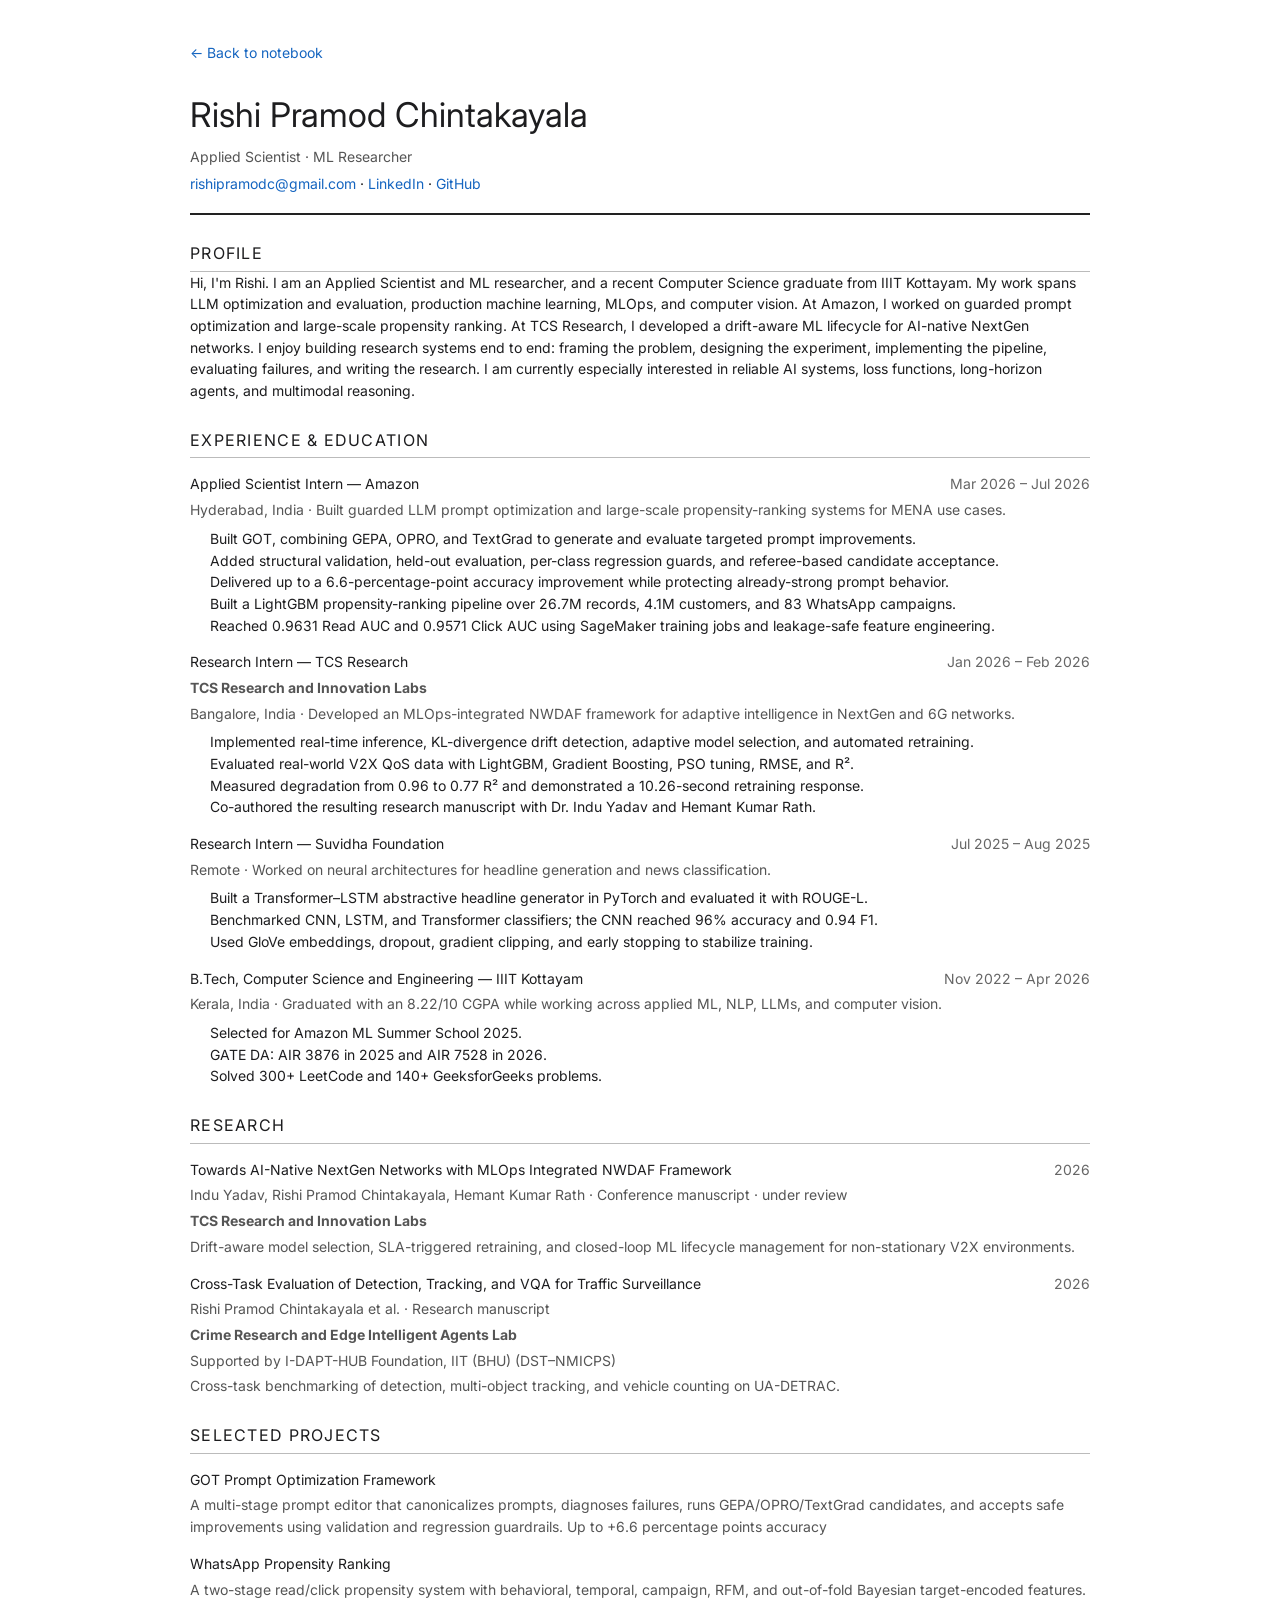
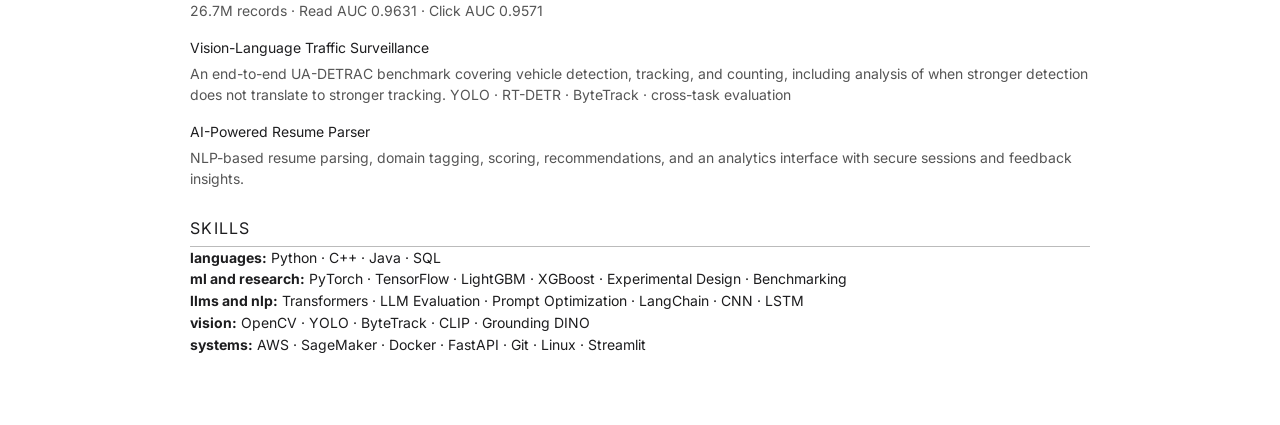
<file: resume/index.html>
<!DOCTYPE html><html lang="en"><head><meta charSet="utf-8"/><meta name="viewport" content="width=device-width, initial-scale=1"/><link rel="stylesheet" href="/_next/static/chunks/0tyhim5yoghin.css" data-precedence="next"/><link rel="preload" as="script" fetchPriority="low" href="/_next/static/chunks/11qk_vpw_zwkf.js"/><script src="/_next/static/chunks/0dgq26a5_oy.a.js" async=""></script><script src="/_next/static/chunks/10u3y4bw1ayzs.js" async=""></script><script src="/_next/static/chunks/06.8ksq1x9s18.js" async=""></script><script src="/_next/static/chunks/turbopack-0rl0eh4kpra5c.js" async=""></script><script src="/_next/static/chunks/01xlw8hd842-c.js" async=""></script><script src="/_next/static/chunks/0d3shmwh5_nmn.js" async=""></script><script src="/_next/static/chunks/15ika4zy8_z34.js" async=""></script><title>Rishi Pramod — Research Portfolio</title><meta name="description" content="Applied Scientist and ML researcher working on LLM optimization, reliable machine learning, MLOps, and computer vision."/><meta property="og:title" content="Rishi Pramod — Research Portfolio"/><meta property="og:description" content="Applied Scientist · ML Researcher"/><meta property="og:image" content="https://rishipramod.github.io/og.png"/><meta property="og:type" content="website"/><meta name="twitter:card" content="summary_large_image"/><meta name="twitter:title" content="Rishi Pramod — Research Portfolio"/><meta name="twitter:description" content="Applied Scientist · ML Researcher"/><meta name="twitter:image" content="https://rishipramod.github.io/og.png"/><link rel="shortcut icon" href="/favicon.svg?v=r"/><link rel="icon" href="/favicon.svg?v=r"/><script src="/_next/static/chunks/03~yq9q893hmn.js" noModule=""></script></head><body><div hidden=""><!--$--><!--/$--></div><main class="resume-page"><a class="back-link" href="/">← Back to notebook</a><header><h1>Rishi Pramod Chintakayala</h1><p>Applied Scientist · ML Researcher</p><div><a href="mailto:rishipramodc@gmail.com">rishipramodc@gmail.com</a> · <a href="https://www.linkedin.com/in/rishi-pramod-a5a5a72aa">LinkedIn</a> · <a href="https://github.com/RishiPramod">GitHub</a></div></header><section><h2>Profile</h2><p>Hi, I&#x27;m Rishi. I am an Applied Scientist and ML researcher, and a recent Computer Science graduate from IIIT Kottayam. My work spans LLM optimization and evaluation, production machine learning, MLOps, and computer vision. At Amazon, I worked on guarded prompt optimization and large-scale propensity ranking. At TCS Research, I developed a drift-aware ML lifecycle for AI-native NextGen networks. I enjoy building research systems end to end: framing the problem, designing the experiment, implementing the pipeline, evaluating failures, and writing the research. I am currently especially interested in reliable AI systems, loss functions, long-horizon agents, and multimodal reasoning.</p></section><section><h2>Experience &amp; Education</h2><article><div class="resume-heading"><h3>Applied Scientist Intern<!-- --> — <!-- -->Amazon</h3><span>Mar 2026 – Jul 2026</span></div><p>Hyderabad, India<!-- --> · <!-- -->Built guarded LLM prompt optimization and large-scale propensity-ranking systems for MENA use cases.</p><ul><li>Built GOT, combining GEPA, OPRO, and TextGrad to generate and evaluate targeted prompt improvements.</li><li>Added structural validation, held-out evaluation, per-class regression guards, and referee-based candidate acceptance.</li><li>Delivered up to a 6.6-percentage-point accuracy improvement while protecting already-strong prompt behavior.</li><li>Built a LightGBM propensity-ranking pipeline over 26.7M records, 4.1M customers, and 83 WhatsApp campaigns.</li><li>Reached 0.9631 Read AUC and 0.9571 Click AUC using SageMaker training jobs and leakage-safe feature engineering.</li></ul></article><article><div class="resume-heading"><h3>Research Intern<!-- --> — <!-- -->TCS Research</h3><span>Jan 2026 – Feb 2026</span></div><p><strong>TCS Research and Innovation Labs</strong></p><p>Bangalore, India<!-- --> · <!-- -->Developed an MLOps-integrated NWDAF framework for adaptive intelligence in NextGen and 6G networks.</p><ul><li>Implemented real-time inference, KL-divergence drift detection, adaptive model selection, and automated retraining.</li><li>Evaluated real-world V2X QoS data with LightGBM, Gradient Boosting, PSO tuning, RMSE, and R².</li><li>Measured degradation from 0.96 to 0.77 R² and demonstrated a 10.26-second retraining response.</li><li>Co-authored the resulting research manuscript with Dr. Indu Yadav and Hemant Kumar Rath.</li></ul></article><article><div class="resume-heading"><h3>Research Intern<!-- --> — <!-- -->Suvidha Foundation</h3><span>Jul 2025 – Aug 2025</span></div><p>Remote<!-- --> · <!-- -->Worked on neural architectures for headline generation and news classification.</p><ul><li>Built a Transformer–LSTM abstractive headline generator in PyTorch and evaluated it with ROUGE-L.</li><li>Benchmarked CNN, LSTM, and Transformer classifiers; the CNN reached 96% accuracy and 0.94 F1.</li><li>Used GloVe embeddings, dropout, gradient clipping, and early stopping to stabilize training.</li></ul></article><article><div class="resume-heading"><h3>B.Tech, Computer Science and Engineering<!-- --> — <!-- -->IIIT Kottayam</h3><span>Nov 2022 – Apr 2026</span></div><p>Kerala, India<!-- --> · <!-- -->Graduated with an 8.22/10 CGPA while working across applied ML, NLP, LLMs, and computer vision.</p><ul><li>Selected for Amazon ML Summer School 2025.</li><li>GATE DA: AIR 3876 in 2025 and AIR 7528 in 2026.</li><li>Solved 300+ LeetCode and 140+ GeeksforGeeks problems.</li></ul></article></section><section><h2>Research</h2><article><div class="resume-heading"><h3>Towards AI-Native NextGen Networks with MLOps Integrated NWDAF Framework</h3><span>2026</span></div><p>Indu Yadav, Rishi Pramod Chintakayala, Hemant Kumar Rath<!-- --> · <!-- -->Conference manuscript · under review</p><p><strong>TCS Research and Innovation Labs</strong></p><p>Drift-aware model selection, SLA-triggered retraining, and closed-loop ML lifecycle management for non-stationary V2X environments.</p></article><article><div class="resume-heading"><h3>Cross-Task Evaluation of Detection, Tracking, and VQA for Traffic Surveillance</h3><span>2026</span></div><p>Rishi Pramod Chintakayala et al.<!-- --> · <!-- -->Research manuscript</p><p><strong>Crime Research and Edge Intelligent Agents Lab</strong></p><p>Supported by I-DAPT-HUB Foundation, IIT (BHU) (DST–NMICPS)</p><p>Cross-task benchmarking of detection, multi-object tracking, and vehicle counting on UA-DETRAC.</p></article></section><section><h2>Selected Projects</h2><article><h3>GOT Prompt Optimization Framework</h3><p>A multi-stage prompt editor that canonicalizes prompts, diagnoses failures, runs GEPA/OPRO/TextGrad candidates, and accepts safe improvements using validation and regression guardrails.<!-- --> <!-- -->Up to +6.6 percentage points accuracy</p></article><article><h3>WhatsApp Propensity Ranking</h3><p>A two-stage read/click propensity system with behavioral, temporal, campaign, RFM, and out-of-fold Bayesian target-encoded features.<!-- --> <!-- -->26.7M records · Read AUC 0.9631 · Click AUC 0.9571</p></article><article><h3>Vision-Language Traffic Surveillance</h3><p>An end-to-end UA-DETRAC benchmark covering vehicle detection, tracking, and counting, including analysis of when stronger detection does not translate to stronger tracking.<!-- --> <!-- -->YOLO · RT-DETR · ByteTrack · cross-task evaluation</p></article><article><h3>AI-Powered Resume Parser</h3><p>NLP-based resume parsing, domain tagging, scoring, recommendations, and an analytics interface with secure sessions and feedback insights.<!-- --> </p></article></section><section><h2>Skills</h2><p><strong>languages<!-- -->:</strong> <!-- -->Python · C++ · Java · SQL</p><p><strong>ml and research<!-- -->:</strong> <!-- -->PyTorch · TensorFlow · LightGBM · XGBoost · Experimental Design · Benchmarking</p><p><strong>llms and nlp<!-- -->:</strong> <!-- -->Transformers · LLM Evaluation · Prompt Optimization · LangChain · CNN · LSTM</p><p><strong>vision<!-- -->:</strong> <!-- -->OpenCV · YOLO · ByteTrack · CLIP · Grounding DINO</p><p><strong>systems<!-- -->:</strong> <!-- -->AWS · SageMaker · Docker · FastAPI · Git · Linux · Streamlit</p></section></main><!--$--><!--/$--><script src="/_next/static/chunks/11qk_vpw_zwkf.js" id="_R_" async=""></script><script>(self.__next_f=self.__next_f||[]).push([0])</script><script>self.__next_f.push([1,"1:\"$Sreact.fragment\"\n2:I[39756,[\"/_next/static/chunks/01xlw8hd842-c.js\",\"/_next/static/chunks/0d3shmwh5_nmn.js\"],\"default\"]\n3:I[37457,[\"/_next/static/chunks/01xlw8hd842-c.js\",\"/_next/static/chunks/0d3shmwh5_nmn.js\"],\"default\"]\n4:I[22016,[\"/_next/static/chunks/01xlw8hd842-c.js\",\"/_next/static/chunks/0d3shmwh5_nmn.js\",\"/_next/static/chunks/15ika4zy8_z34.js\"],\"\"]\n12:I[68027,[\"/_next/static/chunks/01xlw8hd842-c.js\",\"/_next/static/chunks/0d3shmwh5_nmn.js\"],\"default\",1]\n:HL[\"/_next/static/chunks/0tyhim5yoghin.css\",\"style\"]\n"])</script><script>self.__next_f.push([1,"0:{\"P\":null,\"c\":[\"\",\"resume\",\"\"],\"q\":\"\",\"i\":false,\"f\":[[[\"\",{\"children\":[\"resume\",{\"children\":[\"__PAGE__\",{}]}]},\"$undefined\",\"$undefined\",16],[[\"$\",\"$1\",\"c\",{\"children\":[[[\"$\",\"link\",\"0\",{\"rel\":\"stylesheet\",\"href\":\"/_next/static/chunks/0tyhim5yoghin.css\",\"precedence\":\"next\",\"crossOrigin\":\"$undefined\",\"nonce\":\"$undefined\"}],[\"$\",\"script\",\"script-0\",{\"src\":\"/_next/static/chunks/01xlw8hd842-c.js\",\"async\":true,\"nonce\":\"$undefined\"}],[\"$\",\"script\",\"script-1\",{\"src\":\"/_next/static/chunks/0d3shmwh5_nmn.js\",\"async\":true,\"nonce\":\"$undefined\"}]],[\"$\",\"html\",null,{\"lang\":\"en\",\"children\":[\"$\",\"body\",null,{\"children\":[\"$\",\"$L2\",null,{\"parallelRouterKey\":\"children\",\"error\":\"$undefined\",\"errorStyles\":\"$undefined\",\"errorScripts\":\"$undefined\",\"template\":[\"$\",\"$L3\",null,{}],\"templateStyles\":\"$undefined\",\"templateScripts\":\"$undefined\",\"notFound\":[[[\"$\",\"title\",null,{\"children\":\"404: This page could not be found.\"}],[\"$\",\"div\",null,{\"style\":{\"fontFamily\":\"system-ui,\\\"Segoe UI\\\",Roboto,Helvetica,Arial,sans-serif,\\\"Apple Color Emoji\\\",\\\"Segoe UI Emoji\\\"\",\"height\":\"100vh\",\"textAlign\":\"center\",\"display\":\"flex\",\"flexDirection\":\"column\",\"alignItems\":\"center\",\"justifyContent\":\"center\"},\"children\":[\"$\",\"div\",null,{\"children\":[[\"$\",\"style\",null,{\"dangerouslySetInnerHTML\":{\"__html\":\"body{color:#000;background:#fff;margin:0}.next-error-h1{border-right:1px solid rgba(0,0,0,.3)}@media (prefers-color-scheme:dark){body{color:#fff;background:#000}.next-error-h1{border-right:1px solid rgba(255,255,255,.3)}}\"}}],[\"$\",\"h1\",null,{\"className\":\"next-error-h1\",\"style\":{\"display\":\"inline-block\",\"margin\":\"0 20px 0 0\",\"padding\":\"0 23px 0 0\",\"fontSize\":24,\"fontWeight\":500,\"verticalAlign\":\"top\",\"lineHeight\":\"49px\"},\"children\":404}],[\"$\",\"div\",null,{\"style\":{\"display\":\"inline-block\"},\"children\":[\"$\",\"h2\",null,{\"style\":{\"fontSize\":14,\"fontWeight\":400,\"lineHeight\":\"49px\",\"margin\":0},\"children\":\"This page could not be found.\"}]}]]}]}]],[]],\"forbidden\":\"$undefined\",\"unauthorized\":\"$undefined\"}]}]}]]}],{\"children\":[[\"$\",\"$1\",\"c\",{\"children\":[null,[\"$\",\"$L2\",null,{\"parallelRouterKey\":\"children\",\"error\":\"$undefined\",\"errorStyles\":\"$undefined\",\"errorScripts\":\"$undefined\",\"template\":[\"$\",\"$L3\",null,{}],\"templateStyles\":\"$undefined\",\"templateScripts\":\"$undefined\",\"notFound\":\"$undefined\",\"forbidden\":\"$undefined\",\"unauthorized\":\"$undefined\"}]]}],{\"children\":[[\"$\",\"$1\",\"c\",{\"children\":[[\"$\",\"main\",null,{\"className\":\"resume-page\",\"children\":[[\"$\",\"$L4\",null,{\"className\":\"back-link\",\"href\":\"/\",\"children\":\"← Back to notebook\"}],[\"$\",\"header\",null,{\"children\":[[\"$\",\"h1\",null,{\"children\":\"Rishi Pramod Chintakayala\"}],[\"$\",\"p\",null,{\"children\":\"Applied Scientist · ML Researcher\"}],[\"$\",\"div\",null,{\"children\":[[\"$\",\"a\",null,{\"href\":\"mailto:rishipramodc@gmail.com\",\"children\":\"rishipramodc@gmail.com\"}],\" · \",[\"$\",\"a\",null,{\"href\":\"https://www.linkedin.com/in/rishi-pramod-a5a5a72aa\",\"children\":\"LinkedIn\"}],\" · \",[\"$\",\"a\",null,{\"href\":\"https://github.com/RishiPramod\",\"children\":\"GitHub\"}]]}]]}],[\"$\",\"section\",null,{\"children\":[[\"$\",\"h2\",null,{\"children\":\"Profile\"}],[\"$\",\"p\",null,{\"children\":\"Hi, I'm Rishi. I am an Applied Scientist and ML researcher, and a recent Computer Science graduate from IIIT Kottayam. My work spans LLM optimization and evaluation, production machine learning, MLOps, and computer vision. At Amazon, I worked on guarded prompt optimization and large-scale propensity ranking. At TCS Research, I developed a drift-aware ML lifecycle for AI-native NextGen networks. I enjoy building research systems end to end: framing the problem, designing the experiment, implementing the pipeline, evaluating failures, and writing the research. I am currently especially interested in reliable AI systems, loss functions, long-horizon agents, and multimodal reasoning.\"}]]}],[\"$\",\"section\",null,{\"children\":[[\"$\",\"h2\",null,{\"children\":\"Experience \u0026 Education\"}],[[\"$\",\"article\",\"Amazon\",{\"children\":[[\"$\",\"div\",null,{\"className\":\"resume-heading\",\"children\":[[\"$\",\"h3\",null,{\"children\":[\"Applied Scientist Intern\",\" — \",\"Amazon\"]}],[\"$\",\"span\",null,{\"children\":\"Mar 2026 – Jul 2026\"}]]}],\"$undefined\",[\"$\",\"p\",null,{\"children\":[\"Hyderabad, India\",\" · \",\"Built guarded LLM prompt optimization and large-scale propensity-ranking systems for MENA use cases.\"]}],[\"$\",\"ul\",null,{\"children\":[[\"$\",\"li\",\"Built GOT, combining GEPA, OPRO, and TextGrad to generate and evaluate targeted prompt improvements.\",{\"children\":\"Built GOT, combining GEPA, OPRO, and TextGrad to generate and evaluate targeted prompt improvements.\"}],[\"$\",\"li\",\"Added structural validation, held-out evaluation, per-class regression guards, and referee-based candidate acceptance.\",{\"children\":\"Added structural validation, held-out evaluation, per-class regression guards, and referee-based candidate acceptance.\"}],\"$L5\",\"$L6\",\"$L7\"]}]]}],\"$L8\",\"$L9\",\"$La\"]]}],\"$Lb\",\"$Lc\",\"$Ld\"]}],[\"$Le\"],\"$Lf\"]}],{},null,false,null]},null,false,\"$@10\"]},null,false,null],\"$L11\",false]],\"m\":\"$undefined\",\"G\":[\"$12\",[\"$L13\"]],\"S\":true,\"h\":null,\"s\":\"$undefined\",\"l\":\"$undefined\",\"p\":\"$undefined\",\"d\":\"$undefined\",\"b\":\"OxLy_rVjnVRI6EiA4PhiE\"}\n"])</script><script>self.__next_f.push([1,"14:I[97367,[\"/_next/static/chunks/01xlw8hd842-c.js\",\"/_next/static/chunks/0d3shmwh5_nmn.js\"],\"OutletBoundary\"]\n15:\"$Sreact.suspense\"\n18:I[97367,[\"/_next/static/chunks/01xlw8hd842-c.js\",\"/_next/static/chunks/0d3shmwh5_nmn.js\"],\"ViewportBoundary\"]\n1a:I[97367,[\"/_next/static/chunks/01xlw8hd842-c.js\",\"/_next/static/chunks/0d3shmwh5_nmn.js\"],\"MetadataBoundary\"]\n5:[\"$\",\"li\",\"Delivered up to a 6.6-percentage-point accuracy improvement while protecting already-strong prompt behavior.\",{\"children\":\"Delivered up to a 6.6-percentage-point accuracy improvement while protecting already-strong prompt behavior.\"}]\n6:[\"$\",\"li\",\"Built a LightGBM propensity-ranking pipeline over 26.7M records, 4.1M customers, and 83 WhatsApp campaigns.\",{\"children\":\"Built a LightGBM propensity-ranking pipeline over 26.7M records, 4.1M customers, and 83 WhatsApp campaigns.\"}]\n7:[\"$\",\"li\",\"Reached 0.9631 Read AUC and 0.9571 Click AUC using SageMaker training jobs and leakage-safe feature engineering.\",{\"children\":\"Reached 0.9631 Read AUC and 0.9571 Click AUC using SageMaker training jobs and leakage-safe feature engineering.\"}]\n"])</script><script>self.__next_f.push([1,"8:[\"$\",\"article\",\"TCS Research\",{\"children\":[[\"$\",\"div\",null,{\"className\":\"resume-heading\",\"children\":[[\"$\",\"h3\",null,{\"children\":[\"Research Intern\",\" — \",\"TCS Research\"]}],[\"$\",\"span\",null,{\"children\":\"Jan 2026 – Feb 2026\"}]]}],[\"$\",\"p\",null,{\"children\":[\"$\",\"strong\",null,{\"children\":\"TCS Research and Innovation Labs\"}]}],[\"$\",\"p\",null,{\"children\":[\"Bangalore, India\",\" · \",\"Developed an MLOps-integrated NWDAF framework for adaptive intelligence in NextGen and 6G networks.\"]}],[\"$\",\"ul\",null,{\"children\":[[\"$\",\"li\",\"Implemented real-time inference, KL-divergence drift detection, adaptive model selection, and automated retraining.\",{\"children\":\"Implemented real-time inference, KL-divergence drift detection, adaptive model selection, and automated retraining.\"}],[\"$\",\"li\",\"Evaluated real-world V2X QoS data with LightGBM, Gradient Boosting, PSO tuning, RMSE, and R².\",{\"children\":\"Evaluated real-world V2X QoS data with LightGBM, Gradient Boosting, PSO tuning, RMSE, and R².\"}],[\"$\",\"li\",\"Measured degradation from 0.96 to 0.77 R² and demonstrated a 10.26-second retraining response.\",{\"children\":\"Measured degradation from 0.96 to 0.77 R² and demonstrated a 10.26-second retraining response.\"}],[\"$\",\"li\",\"Co-authored the resulting research manuscript with Dr. Indu Yadav and Hemant Kumar Rath.\",{\"children\":\"Co-authored the resulting research manuscript with Dr. Indu Yadav and Hemant Kumar Rath.\"}]]}]]}]\n"])</script><script>self.__next_f.push([1,"9:[\"$\",\"article\",\"Suvidha Foundation\",{\"children\":[[\"$\",\"div\",null,{\"className\":\"resume-heading\",\"children\":[[\"$\",\"h3\",null,{\"children\":[\"Research Intern\",\" — \",\"Suvidha Foundation\"]}],[\"$\",\"span\",null,{\"children\":\"Jul 2025 – Aug 2025\"}]]}],\"$undefined\",[\"$\",\"p\",null,{\"children\":[\"Remote\",\" · \",\"Worked on neural architectures for headline generation and news classification.\"]}],[\"$\",\"ul\",null,{\"children\":[[\"$\",\"li\",\"Built a Transformer–LSTM abstractive headline generator in PyTorch and evaluated it with ROUGE-L.\",{\"children\":\"Built a Transformer–LSTM abstractive headline generator in PyTorch and evaluated it with ROUGE-L.\"}],[\"$\",\"li\",\"Benchmarked CNN, LSTM, and Transformer classifiers; the CNN reached 96% accuracy and 0.94 F1.\",{\"children\":\"Benchmarked CNN, LSTM, and Transformer classifiers; the CNN reached 96% accuracy and 0.94 F1.\"}],[\"$\",\"li\",\"Used GloVe embeddings, dropout, gradient clipping, and early stopping to stabilize training.\",{\"children\":\"Used GloVe embeddings, dropout, gradient clipping, and early stopping to stabilize training.\"}]]}]]}]\na:[\"$\",\"article\",\"IIIT Kottayam\",{\"children\":[[\"$\",\"div\",null,{\"className\":\"resume-heading\",\"children\":[[\"$\",\"h3\",null,{\"children\":[\"B.Tech, Computer Science and Engineering\",\" — \",\"IIIT Kottayam\"]}],[\"$\",\"span\",null,{\"children\":\"Nov 2022 – Apr 2026\"}]]}],\"$undefined\",[\"$\",\"p\",null,{\"children\":[\"Kerala, India\",\" · \",\"Graduated with an 8.22/10 CGPA while working across applied ML, NLP, LLMs, and computer vision.\"]}],[\"$\",\"ul\",null,{\"children\":[[\"$\",\"li\",\"Selected for Amazon ML Summer School 2025.\",{\"children\":\"Selected for Amazon ML Summer School 2025.\"}],[\"$\",\"li\",\"GATE DA: AIR 3876 in 2025 and AIR 7528 in 2026.\",{\"children\":\"GATE DA: AIR 3876 in 2025 and AIR 7528 in 2026.\"}],[\"$\",\"li\",\"Solved 300+ LeetCode and 140+ GeeksforGeeks problems.\",{\"children\":\"Solved 300+ LeetCode and 140+ GeeksforGeeks problems.\"}]]}]]}]\n"])</script><script>self.__next_f.push([1,"b:[\"$\",\"section\",null,{\"children\":[[\"$\",\"h2\",null,{\"children\":\"Research\"}],[[\"$\",\"article\",\"Towards AI-Native NextGen Networks with MLOps Integrated NWDAF Framework\",{\"children\":[[\"$\",\"div\",null,{\"className\":\"resume-heading\",\"children\":[[\"$\",\"h3\",null,{\"children\":\"Towards AI-Native NextGen Networks with MLOps Integrated NWDAF Framework\"}],[\"$\",\"span\",null,{\"children\":\"2026\"}]]}],[\"$\",\"p\",null,{\"children\":[\"Indu Yadav, Rishi Pramod Chintakayala, Hemant Kumar Rath\",\" · \",\"Conference manuscript · under review\"]}],[\"$\",\"p\",null,{\"children\":[\"$\",\"strong\",null,{\"children\":\"TCS Research and Innovation Labs\"}]}],\"$undefined\",[\"$\",\"p\",null,{\"children\":\"Drift-aware model selection, SLA-triggered retraining, and closed-loop ML lifecycle management for non-stationary V2X environments.\"}]]}],[\"$\",\"article\",\"Cross-Task Evaluation of Detection, Tracking, and VQA for Traffic Surveillance\",{\"children\":[[\"$\",\"div\",null,{\"className\":\"resume-heading\",\"children\":[[\"$\",\"h3\",null,{\"children\":\"Cross-Task Evaluation of Detection, Tracking, and VQA for Traffic Surveillance\"}],[\"$\",\"span\",null,{\"children\":\"2026\"}]]}],[\"$\",\"p\",null,{\"children\":[\"Rishi Pramod Chintakayala et al.\",\" · \",\"Research manuscript\"]}],[\"$\",\"p\",null,{\"children\":[\"$\",\"strong\",null,{\"children\":\"Crime Research and Edge Intelligent Agents Lab\"}]}],[\"$\",\"p\",null,{\"children\":\"Supported by I-DAPT-HUB Foundation, IIT (BHU) (DST–NMICPS)\"}],[\"$\",\"p\",null,{\"children\":\"Cross-task benchmarking of detection, multi-object tracking, and vehicle counting on UA-DETRAC.\"}]]}]]]}]\n"])</script><script>self.__next_f.push([1,"c:[\"$\",\"section\",null,{\"children\":[[\"$\",\"h2\",null,{\"children\":\"Selected Projects\"}],[[\"$\",\"article\",\"GOT Prompt Optimization Framework\",{\"children\":[[\"$\",\"h3\",null,{\"children\":\"GOT Prompt Optimization Framework\"}],[\"$\",\"p\",null,{\"children\":[\"A multi-stage prompt editor that canonicalizes prompts, diagnoses failures, runs GEPA/OPRO/TextGrad candidates, and accepts safe improvements using validation and regression guardrails.\",\" \",\"Up to +6.6 percentage points accuracy\"]}]]}],[\"$\",\"article\",\"WhatsApp Propensity Ranking\",{\"children\":[[\"$\",\"h3\",null,{\"children\":\"WhatsApp Propensity Ranking\"}],[\"$\",\"p\",null,{\"children\":[\"A two-stage read/click propensity system with behavioral, temporal, campaign, RFM, and out-of-fold Bayesian target-encoded features.\",\" \",\"26.7M records · Read AUC 0.9631 · Click AUC 0.9571\"]}]]}],[\"$\",\"article\",\"Vision-Language Traffic Surveillance\",{\"children\":[[\"$\",\"h3\",null,{\"children\":\"Vision-Language Traffic Surveillance\"}],[\"$\",\"p\",null,{\"children\":[\"An end-to-end UA-DETRAC benchmark covering vehicle detection, tracking, and counting, including analysis of when stronger detection does not translate to stronger tracking.\",\" \",\"YOLO · RT-DETR · ByteTrack · cross-task evaluation\"]}]]}],[\"$\",\"article\",\"AI-Powered Resume Parser\",{\"children\":[[\"$\",\"h3\",null,{\"children\":\"AI-Powered Resume Parser\"}],[\"$\",\"p\",null,{\"children\":[\"NLP-based resume parsing, domain tagging, scoring, recommendations, and an analytics interface with secure sessions and feedback insights.\",\" \",\"$undefined\"]}]]}]]]}]\n"])</script><script>self.__next_f.push([1,"d:[\"$\",\"section\",null,{\"children\":[[\"$\",\"h2\",null,{\"children\":\"Skills\"}],[[\"$\",\"p\",\"languages\",{\"children\":[[\"$\",\"strong\",null,{\"children\":[\"languages\",\":\"]}],\" \",\"Python · C++ · Java · SQL\"]}],[\"$\",\"p\",\"ml_and_research\",{\"children\":[[\"$\",\"strong\",null,{\"children\":[\"ml and research\",\":\"]}],\" \",\"PyTorch · TensorFlow · LightGBM · XGBoost · Experimental Design · Benchmarking\"]}],[\"$\",\"p\",\"llms_and_nlp\",{\"children\":[[\"$\",\"strong\",null,{\"children\":[\"llms and nlp\",\":\"]}],\" \",\"Transformers · LLM Evaluation · Prompt Optimization · LangChain · CNN · LSTM\"]}],[\"$\",\"p\",\"vision\",{\"children\":[[\"$\",\"strong\",null,{\"children\":[\"vision\",\":\"]}],\" \",\"OpenCV · YOLO · ByteTrack · CLIP · Grounding DINO\"]}],[\"$\",\"p\",\"systems\",{\"children\":[[\"$\",\"strong\",null,{\"children\":[\"systems\",\":\"]}],\" \",\"AWS · SageMaker · Docker · FastAPI · Git · Linux · Streamlit\"]}]]]}]\ne:[\"$\",\"script\",\"script-0\",{\"src\":\"/_next/static/chunks/15ika4zy8_z34.js\",\"async\":true,\"nonce\":\"$undefined\"}]\nf:[\"$\",\"$L14\",null,{\"children\":[\"$\",\"$15\",null,{\"name\":\"Next.MetadataOutlet\",\"children\":\"$@16\"}]}]\n17:[]\n10:\"$W17\"\n11:[\"$\",\"$1\",\"h\",{\"children\":[null,[\"$\",\"$L18\",null,{\"children\":\"$L19\"}],[\"$\",\"div\",null,{\"hidden\":true,\"children\":[\"$\",\"$L1a\",null,{\"children\":[\"$\",\"$15\",null,{\"name\":\"Next.Metadata\",\"children\":\"$L1b\"}]}]}],null]}]\n13:[\"$\",\"link\",\"0\",{\"rel\":\"stylesheet\",\"href\":\"/_next/static/chunks/0tyhim5yoghin.css\",\"precedence\":\"next\",\"crossOrigin\":\"$undefined\",\"nonce\":\"$undefined\"}]\n"])</script><script>self.__next_f.push([1,"19:[[\"$\",\"meta\",\"0\",{\"charSet\":\"utf-8\"}],[\"$\",\"meta\",\"1\",{\"name\":\"viewport\",\"content\":\"width=device-width, initial-scale=1\"}]]\n"])</script><script>self.__next_f.push([1,"1c:I[27201,[\"/_next/static/chunks/01xlw8hd842-c.js\",\"/_next/static/chunks/0d3shmwh5_nmn.js\"],\"IconMark\"]\n16:null\n1b:[[\"$\",\"title\",\"0\",{\"children\":\"Rishi Pramod — Research Portfolio\"}],[\"$\",\"meta\",\"1\",{\"name\":\"description\",\"content\":\"Applied Scientist and ML researcher working on LLM optimization, reliable machine learning, MLOps, and computer vision.\"}],[\"$\",\"meta\",\"2\",{\"property\":\"og:title\",\"content\":\"Rishi Pramod — Research Portfolio\"}],[\"$\",\"meta\",\"3\",{\"property\":\"og:description\",\"content\":\"Applied Scientist · ML Researcher\"}],[\"$\",\"meta\",\"4\",{\"property\":\"og:image\",\"content\":\"https://rishipramod.github.io/og.png\"}],[\"$\",\"meta\",\"5\",{\"property\":\"og:type\",\"content\":\"website\"}],[\"$\",\"meta\",\"6\",{\"name\":\"twitter:card\",\"content\":\"summary_large_image\"}],[\"$\",\"meta\",\"7\",{\"name\":\"twitter:title\",\"content\":\"Rishi Pramod — Research Portfolio\"}],[\"$\",\"meta\",\"8\",{\"name\":\"twitter:description\",\"content\":\"Applied Scientist · ML Researcher\"}],[\"$\",\"meta\",\"9\",{\"name\":\"twitter:image\",\"content\":\"https://rishipramod.github.io/og.png\"}],[\"$\",\"link\",\"10\",{\"rel\":\"shortcut icon\",\"href\":\"/favicon.svg?v=r\"}],[\"$\",\"link\",\"11\",{\"rel\":\"icon\",\"href\":\"/favicon.svg?v=r\"}],[\"$\",\"$L1c\",\"12\",{}]]\n"])</script></body></html>
</file>
<file: _next/static/chunks/0tyhim5yoghin.css>
@import "https://fonts.googleapis.com/css2?family=Inter:wght@400;500;600;700&family=JetBrains+Mono:wght@400;500;600&display=swap";
@layer theme{:root,:host{--font-sans:ui-sans-serif, system-ui, sans-serif, "Apple Color Emoji", "Segoe UI Emoji", "Segoe UI Symbol", "Noto Color Emoji";--font-mono:ui-monospace, SFMono-Regular, Menlo, Monaco, Consolas, "Liberation Mono", "Courier New", monospace;--spacing:.25rem;--default-font-family:var(--font-sans);--default-mono-font-family:var(--font-mono)}}@layer base{*,:after,:before,::backdrop{box-sizing:border-box;border:0 solid;margin:0;padding:0}::file-selector-button{box-sizing:border-box;border:0 solid;margin:0;padding:0}html,:host{-webkit-text-size-adjust:100%;tab-size:4;line-height:1.5;font-family:var(--default-font-family,ui-sans-serif, system-ui, sans-serif, "Apple Color Emoji", "Segoe UI Emoji", "Segoe UI Symbol", "Noto Color Emoji");font-feature-settings:var(--default-font-feature-settings,normal);font-variation-settings:var(--default-font-variation-settings,normal);-webkit-tap-highlight-color:transparent}hr{height:0;color:inherit;border-top-width:1px}abbr:where([title]){-webkit-text-decoration:underline dotted;text-decoration:underline dotted}h1,h2,h3,h4,h5,h6{font-size:inherit;font-weight:inherit}a{color:inherit;-webkit-text-decoration:inherit;-webkit-text-decoration:inherit;-webkit-text-decoration:inherit;-webkit-text-decoration:inherit;text-decoration:inherit}b,strong{font-weight:bolder}code,kbd,samp,pre{font-family:var(--default-mono-font-family,ui-monospace, SFMono-Regular, Menlo, Monaco, Consolas, "Liberation Mono", "Courier New", monospace);font-feature-settings:var(--default-mono-font-feature-settings,normal);font-variation-settings:var(--default-mono-font-variation-settings,normal);font-size:1em}small{font-size:80%}sub,sup{vertical-align:baseline;font-size:75%;line-height:0;position:relative}sub{bottom:-.25em}sup{top:-.5em}table{text-indent:0;border-color:inherit;border-collapse:collapse}:-moz-focusring{outline:auto}progress{vertical-align:baseline}summary{display:list-item}ol,ul,menu{list-style:none}img,svg,video,canvas,audio,iframe,embed,object{vertical-align:middle;display:block}img,video{max-width:100%;height:auto}button,input,select,optgroup,textarea{font:inherit;font-feature-settings:inherit;font-variation-settings:inherit;letter-spacing:inherit;color:inherit;opacity:1;background-color:#0000;border-radius:0}::file-selector-button{font:inherit;font-feature-settings:inherit;font-variation-settings:inherit;letter-spacing:inherit;color:inherit;opacity:1;background-color:#0000;border-radius:0}:where(select:is([multiple],[size])) optgroup{font-weight:bolder}:where(select:is([multiple],[size])) optgroup option{padding-inline-start:20px}::file-selector-button{margin-inline-end:4px}::placeholder{opacity:1}@supports (not ((-webkit-appearance:-apple-pay-button))) or (contain-intrinsic-size:1px){::placeholder{color:currentColor}@supports (color:color-mix(in lab, red, red)){::placeholder{color:color-mix(in oklab, currentcolor 50%, transparent)}}}textarea{resize:vertical}::-webkit-search-decoration{-webkit-appearance:none}::-webkit-date-and-time-value{min-height:1lh;text-align:inherit}::-webkit-datetime-edit{display:inline-flex}::-webkit-datetime-edit-fields-wrapper{padding:0}::-webkit-datetime-edit{padding-block:0}::-webkit-datetime-edit-year-field{padding-block:0}::-webkit-datetime-edit-month-field{padding-block:0}::-webkit-datetime-edit-day-field{padding-block:0}::-webkit-datetime-edit-hour-field{padding-block:0}::-webkit-datetime-edit-minute-field{padding-block:0}::-webkit-datetime-edit-second-field{padding-block:0}::-webkit-datetime-edit-millisecond-field{padding-block:0}::-webkit-datetime-edit-meridiem-field{padding-block:0}::-webkit-calendar-picker-indicator{line-height:1}:-moz-ui-invalid{box-shadow:none}button,input:where([type=button],[type=reset],[type=submit]){appearance:button}::file-selector-button{appearance:button}::-webkit-inner-spin-button{height:auto}::-webkit-outer-spin-button{height:auto}[hidden]:where(:not([hidden=until-found])){display:none!important}}@layer components;@layer utilities{.absolute{position:absolute}.fixed{position:fixed}.start{inset-inline-start:var(--spacing)}.end{inset-inline-end:var(--spacing)}.block{display:block}.table{display:table}}:root{--sans:Inter, -apple-system, BlinkMacSystemFont, "Segoe UI", sans-serif;--mono:"JetBrains Mono", "SFMono-Regular", Consolas, monospace}*{box-sizing:border-box}html{scroll-behavior:smooth}body{margin:0}button,textarea{font:inherit}a{color:inherit}.portfolio{--bg:#f5f5f5;--chrome:#fafafa;--paper:#fff;--panel:#fff;--soft:#f7f7f7;--hover:#eee;--ink:#212121;--muted:#616161;--faint:#9e9e9e;--rule:#e0e0e0;--strong:#bdbdbd;--selected:#2196f3;--selected-soft:#2196f324;--link:#1976d2;--input:#307fc1;--output:#d14;--ok:#388e3c;--warn:#f57c00;--syntax-comment:#6a737d;--syntax-string:#3b7d23;--syntax-keyword:#a626a4;--syntax-module:#986801;--syntax-function:#1f6feb;--syntax-parameter:#b06400;--syntax-number:#986801;background:var(--bg);min-height:100vh;color:var(--ink);font:13px/1.55 var(--sans)}.portfolio[data-theme=dark]{--bg:#101316;--chrome:#171a1f;--paper:#15181d;--panel:#1b1f25;--soft:#1d2228;--hover:#252b33;--ink:#e8e4dc;--muted:#aaa49b;--faint:#737b84;--rule:#303640;--strong:#4a535e;--selected:#7fb5f6;--selected-soft:#7fb5f636;--link:#8fc0ff;--input:#8ab4f8;--output:#f08aa3;--ok:#72c87b;--warn:#ffb55f;--syntax-comment:#7f848e;--syntax-string:#98c379;--syntax-keyword:#c678dd;--syntax-module:#e5c07b;--syntax-function:#61afef;--syntax-parameter:#d19a66;--syntax-number:#d19a66}.portfolio a{color:var(--link);text-decoration:none}.portfolio a:hover{text-decoration:underline}.menubar{background:var(--chrome);border-bottom:1px solid var(--rule);-webkit-user-select:none;user-select:none;align-items:center;gap:1px;height:29px;padding:0 10px;display:flex}.menubar>a{height:100%;color:var(--ink);align-items:center;padding:0 9px;font-size:12px;display:inline-flex}.menubar>a:hover{background:var(--hover);text-decoration:none}.app-name{align-items:center;gap:7px;margin-right:12px;font-weight:700;display:flex}.jupyter-logo{border:3px solid #f37626;border-color:#f37626 #0000;border-radius:50%;width:17px;height:17px}.menu-spacer,.toolbar-spacer{flex:1}.theme-toggle{width:28px;height:24px;color:var(--muted);cursor:pointer;background:0 0;border:0}.theme-toggle span{border-radius:50%;width:12px;height:12px;margin:auto;display:block;box-shadow:inset -4px -2px}.kernel{border-left:1px solid var(--rule);height:100%;color:var(--muted);align-items:center;gap:7px;padding-left:10px;font-size:11.5px;display:flex}.kernel i{background:var(--ok);width:8px;height:8px;box-shadow:0 0 0 2px var(--ok);border-radius:50%}@supports (color:color-mix(in lab, red, red)){.kernel i{box-shadow:0 0 0 2px color-mix(in srgb, var(--ok) 18%, transparent)}}.kernel.busy i{background:var(--warn);animation:.8s infinite pulse}@keyframes pulse{50%{opacity:.5}}.tabbar{background:var(--chrome);border-bottom:1px solid var(--rule);align-items:end;height:29px;padding-left:6px;display:flex}.tab{background:var(--paper);border:1px solid var(--rule);border-bottom:0;border-radius:4px 4px 0 0;align-items:center;gap:8px;height:25px;padding:0 12px;font-size:12px;display:flex}.tab b{color:#f37626}.tab span{color:var(--muted)}.toolbar{background:var(--paper);border-bottom:1px solid var(--rule);align-items:center;gap:3px;height:33px;padding:0 12px;display:flex}.toolbar button{width:28px;height:23px;color:var(--muted);cursor:pointer;background:0 0;border:0;border-radius:3px;place-items:center;display:grid}.toolbar button:hover{background:var(--hover);color:var(--ink)}.toolbar-separator{background:var(--rule);width:1px;height:18px;margin:0 4px}.cell-type{border:1px solid var(--rule);background:var(--paper);border-radius:3px;margin-left:5px;padding:2px 9px;font-size:12px}.cell-type span{color:var(--faint)}.shortcut-hint{color:var(--muted);font-size:11.5px}kbd{border:1px solid var(--rule);background:var(--soft);font:10.5px var(--mono);border-radius:3px;padding:1px 5px}code{font-family:var(--mono)}.workspace{grid-template-columns:240px minmax(0,1fr);min-height:calc(100vh - 111px);display:grid}.sidebar{background:var(--paper);border-right:1px solid var(--rule);align-self:start;height:calc(100vh - 111px);position:sticky;top:0;overflow:auto}.identity-card{border-bottom:1px solid var(--rule);padding:18px 17px 16px}.identity-name{font-size:14px;font-weight:700}.identity-role{color:var(--muted);margin-top:4px;font-size:11.5px}.identity-links{font:11px var(--mono);flex-wrap:wrap;gap:3px 9px;margin-top:9px;display:flex}.sidebar-heading{color:var(--faint);letter-spacing:.09em;text-transform:uppercase;padding:15px 16px 6px;font-size:10px;font-weight:700}.toc{flex-direction:column;padding:0 8px 20px;display:flex}.toc a{color:var(--muted);border-radius:3px;padding:6px 9px;font-size:11.5px}.toc a:hover{background:var(--hover);color:var(--ink);text-decoration:none}.notebook{background:var(--bg);min-width:0;overflow:auto}.notebook-inner{width:min(100%,1020px);margin:0 auto;padding:30px 38px 76px}.cell{border-left:3px solid #0000;margin:0 0 15px;scroll-margin-top:12px;position:relative}.cell.selected{border-left-color:var(--selected);background:var(--selected-soft);box-shadow:0 0 0 1px var(--selected)}@supports (color:color-mix(in lab, red, red)){.cell.selected{box-shadow:0 0 0 1px color-mix(in srgb, var(--selected) 16%, transparent)}}.cell.markdown{padding:5px 12px}.cell.markdown h2{border-bottom:1px solid var(--rule);margin:4px 0 3px;padding-bottom:6px;font-size:20px;font-weight:600}.intro-cell{padding:7px 3px 15px}.intro-cell h1{font-family:var(--sans);margin:0;font-size:30px;font-weight:700;line-height:1.2}.intro-role{color:var(--muted);margin:7px 0;font-size:17px}.intro-links{font:12px var(--mono);flex-wrap:wrap;gap:12px;margin-bottom:15px;display:flex}.intro-copy>p{max-width:720px;color:var(--ink);font-size:14px}.about-output{grid-template-columns:150px minmax(0,1fr);align-items:start;gap:16px;display:grid}.about-output p:first-child{margin-top:0}.profile-photo{object-fit:cover;object-position:center 30%;border:1px solid var(--rule);border-radius:5px;width:150px;height:172px;box-shadow:0 8px 24px #0000001f}.input-row,.output-row{grid-template-columns:76px minmax(0,1fr) 30px;align-items:start;display:grid}.output-row{grid-template-columns:76px minmax(0,1fr)}.prompt{color:var(--input);text-align:right;font:13px var(--mono);-webkit-user-select:none;user-select:none;padding:8px 8px 0 0}.prompt.out{color:var(--output)}.code-editor{min-height:36px;position:relative}.syntax-layer,.input-row textarea{border:1px solid var(--rule);width:100%;min-height:36px;font:13px/1.65 var(--mono);tab-size:4;white-space:pre-wrap;overflow-wrap:break-word;border-radius:2px;margin:0;padding:8px 10px}.syntax-layer{z-index:0;background:var(--soft);color:var(--ink);pointer-events:none;position:absolute;inset:0;overflow:hidden}.input-row textarea{z-index:1;resize:none;color:#0000;caret-color:var(--ink);-webkit-text-fill-color:transparent;background:0 0;outline:none;position:relative;overflow:hidden}.input-row textarea::selection{background:var(--selected)}@supports (color:color-mix(in lab, red, red)){.input-row textarea::selection{background:color-mix(in srgb, var(--selected) 28%, transparent)}}.syntax-comment{color:var(--syntax-comment);font-style:italic}.syntax-string{color:var(--syntax-string)}.syntax-keyword{color:var(--syntax-keyword);font-weight:600}.syntax-module{color:var(--syntax-module)}.syntax-function{color:var(--syntax-function)}.syntax-parameter{color:var(--syntax-parameter)}.syntax-number{color:var(--syntax-number)}.cell.selected .output-card,.cell.selected .interest-list{background:var(--selected)}@supports (color:color-mix(in lab, red, red)){.cell.selected .output-card,.cell.selected .interest-list{background:color-mix(in srgb, var(--selected) 8%, var(--panel))}}.cell.selected textarea{border-color:var(--selected)}.cell-run{width:27px;height:30px;color:var(--faint);cursor:pointer;opacity:.3;background:0 0;border:0}.cell:hover .cell-run,.cell.selected .cell-run{opacity:1}.output-card{background:var(--panel);border:1px solid var(--rule);border-radius:3px;min-width:0;margin-top:6px;padding:12px 14px}.output-card p{margin:0 0 9px}.output-card p:last-child{margin-bottom:0}.output-note{color:var(--muted);font-size:11.5px}.object-line{color:var(--faint);font:11px var(--mono);margin-bottom:10px}.output-card{font-size:13.5px;line-height:1.65}.output-card a,.intro-copy p a,.interests-output a{text-underline-offset:.15em;text-decoration:underline}.interests-output{min-width:0;padding:6px 8px 0}.interest-note{margin:0 0 10px;font-size:14px;line-height:1.7}.interest-list{border:1px solid var(--rule);background:var(--panel);border-radius:6px;margin:0}.interest-row{grid-template-columns:220px minmax(0,1fr);gap:14px;padding:14px 16px;display:grid}.interest-row+.interest-row{border-top:1px solid var(--rule)}.interest-row dt{color:var(--syntax-function);font:500 12.5px/1.65 var(--mono);overflow-wrap:anywhere}.interest-row dd{grid-template-columns:110px minmax(0,1fr);gap:10px;margin:0;display:grid}.interest-label{color:var(--muted);font:500 11.5px/1.65 var(--mono)}.interest-row p{margin:0;font-size:13.5px;line-height:1.65}@media (max-width:960px){.interest-row,.interest-row dd{grid-template-columns:minmax(0,1fr);gap:5px}}.paper-list,.timeline{flex-direction:column;display:flex}.paper{border-top:1px solid var(--rule);grid-template-columns:58px minmax(0,1fr);gap:10px;padding:13px 0;display:grid}.paper-year,.when{color:var(--faint);font:11px var(--mono)}.paper h3,.experience h3,.project h3,.contact-output h3{margin:0 0 3px;font-size:15px;font-weight:700}.paper p,.experience p,.project p{color:var(--ink);font-size:13px;line-height:1.65}.authors{color:var(--ink)!important}.venue{color:var(--link);font-weight:600}.tags{flex-wrap:wrap;gap:5px;margin-top:7px;display:flex}.tags span{border:1px solid var(--rule);color:var(--muted);background:var(--soft);font:9.5px var(--mono);border-radius:2px;padding:2px 6px}.experience{border-top:1px solid var(--rule);grid-template-columns:130px minmax(0,1fr);gap:14px;padding:14px 0;display:grid}.organization{color:var(--link);margin-bottom:5px;font-size:11.5px;font-weight:600}.experience ul{color:var(--muted);margin:8px 0 0 17px;padding:0;font-size:11.5px}.experience li{margin:4px 0}.project-grid{background:0 0;border:0;grid-template-columns:repeat(2,minmax(0,1fr));gap:10px;padding:6px 0 0;display:grid}.project{border:1px solid var(--rule);background:var(--panel);border-radius:3px;min-width:0;padding:14px}.project-type{color:var(--faint);font:9.5px var(--mono);text-transform:uppercase;letter-spacing:.05em;margin-bottom:6px}.metric{color:var(--ink);font:10.5px var(--mono)}.skills-output{padding:4px 14px}.skill-row{border-bottom:1px solid var(--rule);grid-template-columns:145px minmax(0,1fr);gap:12px;padding:10px 0;display:grid}.skill-row:last-child{border-bottom:0}.skill-row span{color:#a626a4;font:11px var(--mono)}.skill-row strong{font-weight:500}[data-theme=dark] .skill-row span{color:#d7a3ff}.agent-output{grid-template-columns:92px minmax(0,1fr);gap:12px;display:grid}.agent-label{color:var(--link);font:10.5px var(--mono)}.help-output,.error-output{white-space:pre-wrap;color:var(--muted);font:11px/1.75 var(--mono)}.error-output{color:#c62828}.contact-output{align-items:center;gap:13px;display:flex}.contact-avatar{object-fit:cover;object-position:center 28%;border:1px solid var(--rule);border-radius:4px;flex:0 0 44px;width:44px;height:44px}.contact-output p{color:var(--muted);font-size:11.5px}.contact-links{font:10.5px var(--mono);gap:10px;display:flex}.site-credit{border-top:1px solid var(--rule);color:var(--faint);text-align:center;font:10.5px/1.6 var(--mono);margin:45px 0 8px;padding:18px 8px 0}.statusbar{z-index:20;border-top:1px solid var(--rule);background:var(--chrome);height:22px;color:var(--muted);align-items:center;gap:8px;padding:0 10px;font-size:10.5px;display:flex;position:fixed;bottom:0;left:0;right:0}.statusbar i{flex:1}.statusbar strong{color:var(--ink);font-size:9.5px}.help-popover{z-index:30;border:1px solid var(--strong);background:var(--panel);width:270px;color:var(--muted);border-radius:4px;flex-direction:column;gap:5px;padding:14px;font-size:11px;display:flex;position:fixed;bottom:38px;right:18px;box-shadow:0 10px 30px #00000021}.help-popover strong{color:var(--ink)}.help-popover button{color:var(--faint);cursor:pointer;background:0 0;border:0;font-size:18px;position:absolute;top:4px;right:7px}.resume-page{color:#1d1d1f;width:min(900px,100% - 40px);margin:0 auto;padding:42px 0 70px;font:14px/1.55 Inter,Arial,sans-serif}.resume-page a{color:#1565c0}.back-link{margin-bottom:25px;display:inline-block}.resume-page header{border-bottom:2px solid #222;padding-bottom:18px}.resume-page header h1{margin:0;font-size:34px}.resume-page header p{color:#555;margin:5px 0}.resume-page section{margin-top:26px}.resume-page section>h2{text-transform:uppercase;letter-spacing:.08em;border-bottom:1px solid #bbb;padding-bottom:5px;font-size:16px}.resume-page article{margin:15px 0}.resume-heading{justify-content:space-between;gap:20px;display:flex}.resume-heading h3,.resume-page article h3{margin:0;font-size:14px}.resume-heading span{white-space:nowrap;color:#666}.resume-page article p{color:#555;margin:4px 0}.resume-page ul{margin:7px 0;padding-left:20px}@media print{.back-link{display:none}.resume-page{width:100%;padding:0;font-size:11px}.resume-page section{break-inside:avoid;margin-top:15px}}@media (max-width:760px){.menubar>a,.shortcut-hint,.cell-type{display:none}.kernel{margin-left:auto}.workspace{grid-template-columns:1fr}.sidebar{border-right:0;border-bottom:1px solid var(--rule);height:auto;position:static}.toc{flex-direction:row;padding-bottom:10px;overflow-x:auto}.toc a{white-space:nowrap}.notebook-inner{padding:22px 10px 70px}.input-row,.output-row{grid-template-columns:55px minmax(0,1fr) 26px}.output-row{grid-template-columns:55px minmax(0,1fr)}.prompt{font-size:9.5px}.about-output{grid-template-columns:minmax(0,1fr)}.profile-photo{width:120px;height:138px}.project-grid{grid-template-columns:1fr}.experience{grid-template-columns:1fr;gap:4px}.skill-row{grid-template-columns:1fr;gap:3px}.help-popover,.statusbar span:nth-last-child(-n+3){display:none}.resume-heading{flex-direction:column;gap:2px}}.brand-logo{border-radius:2px;flex:0 0 20px;width:20px;height:20px}
</file>
